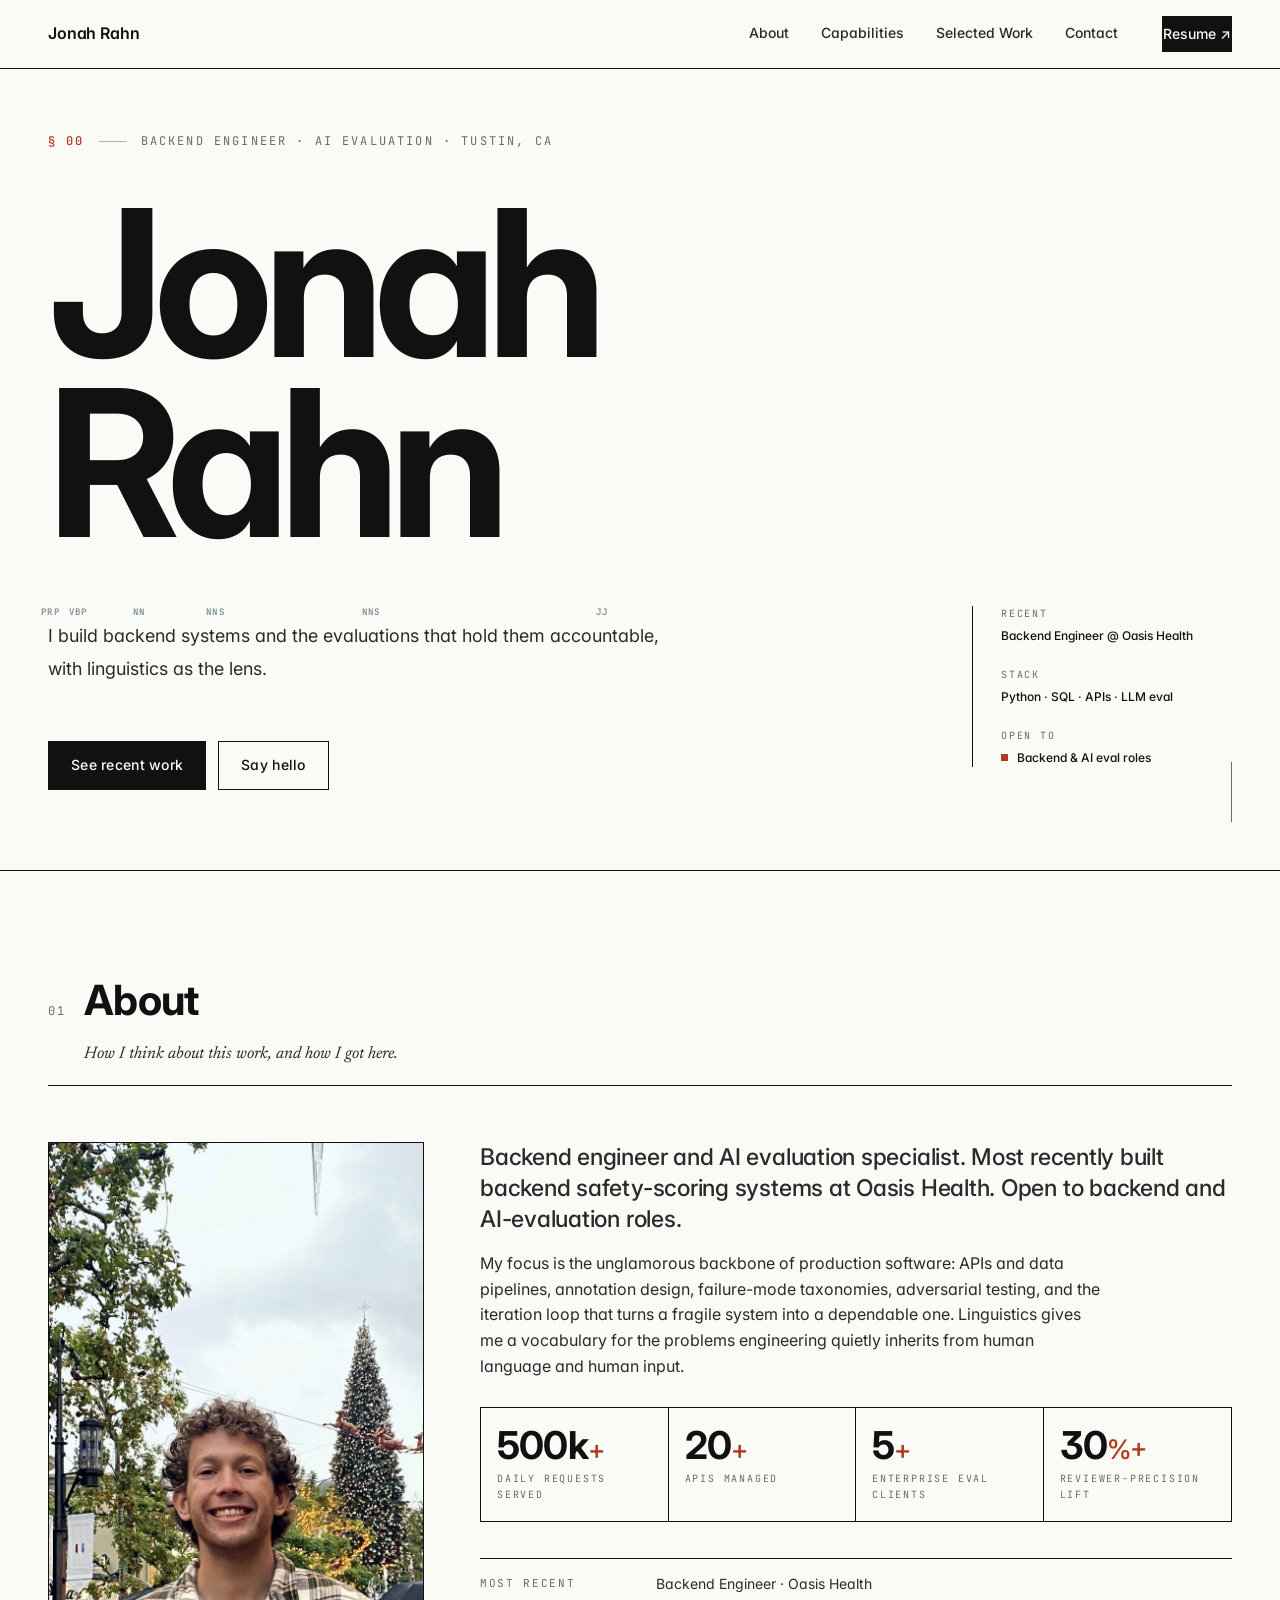
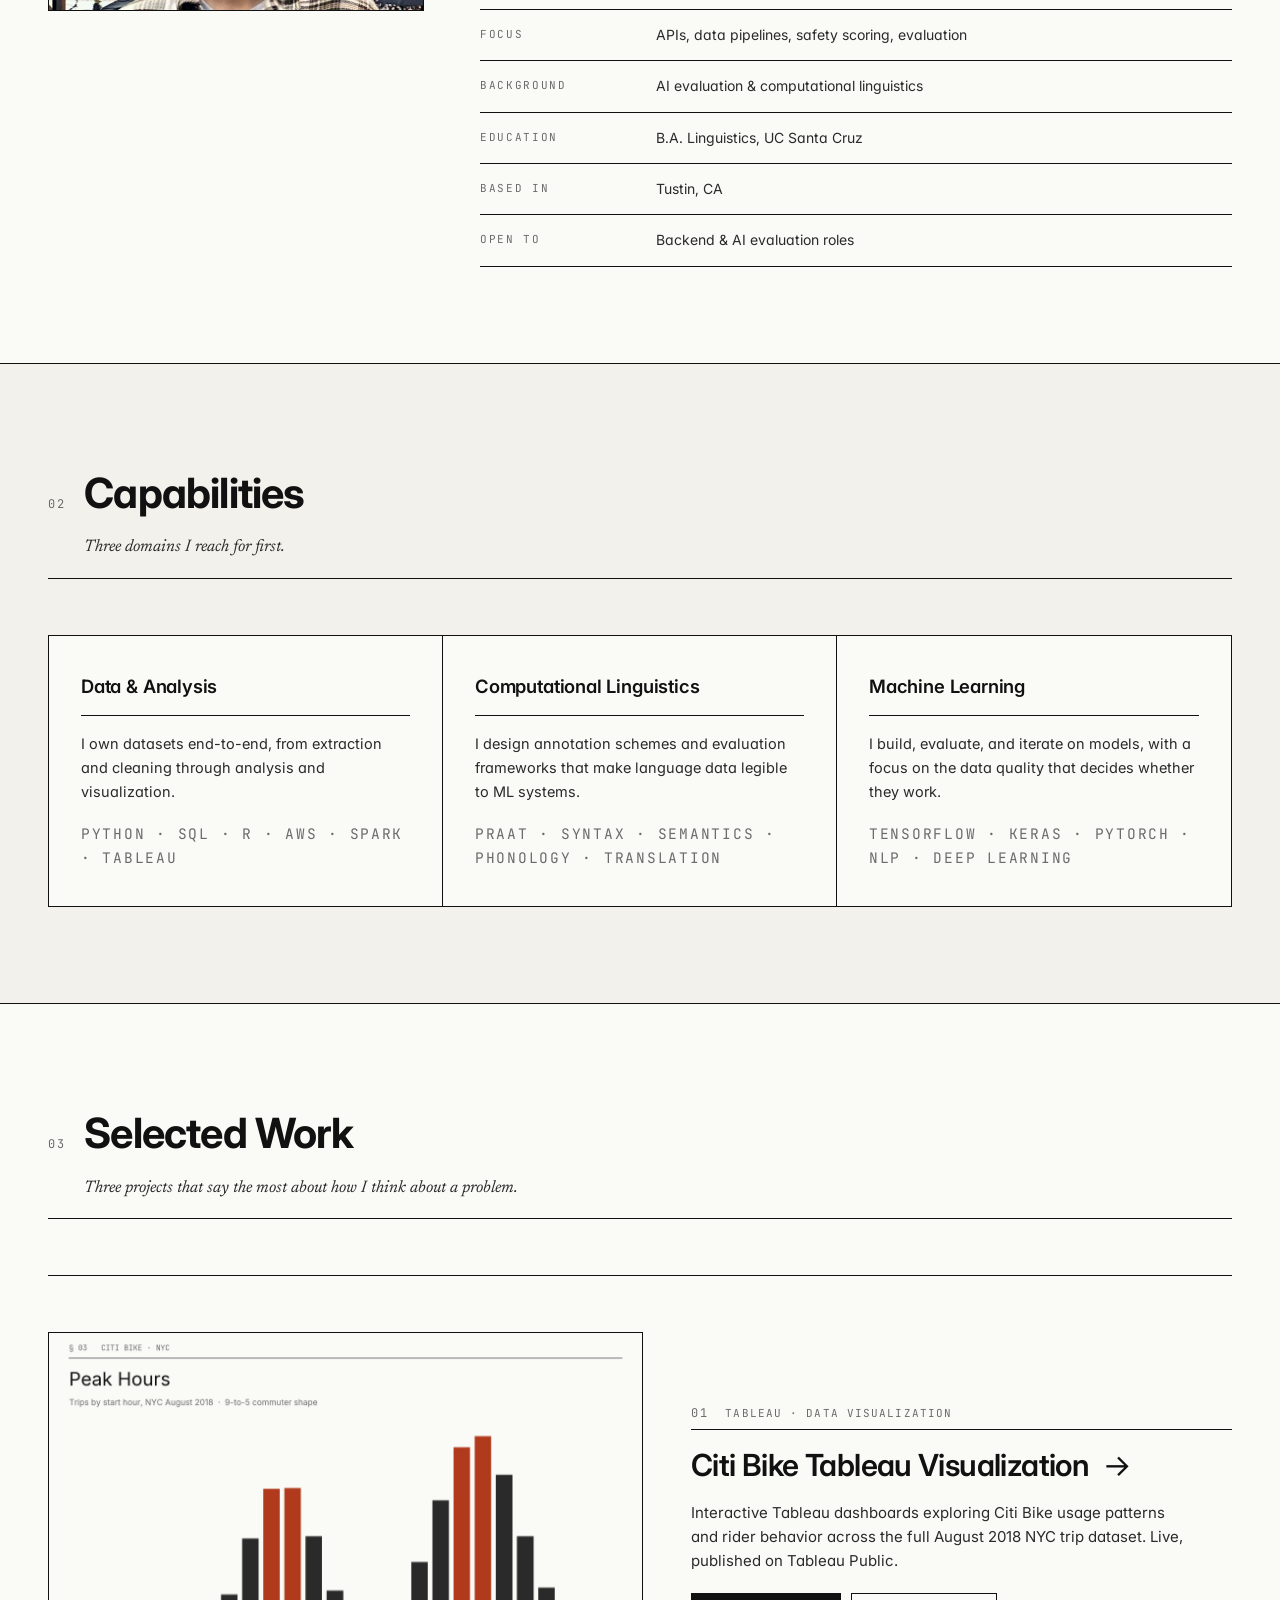
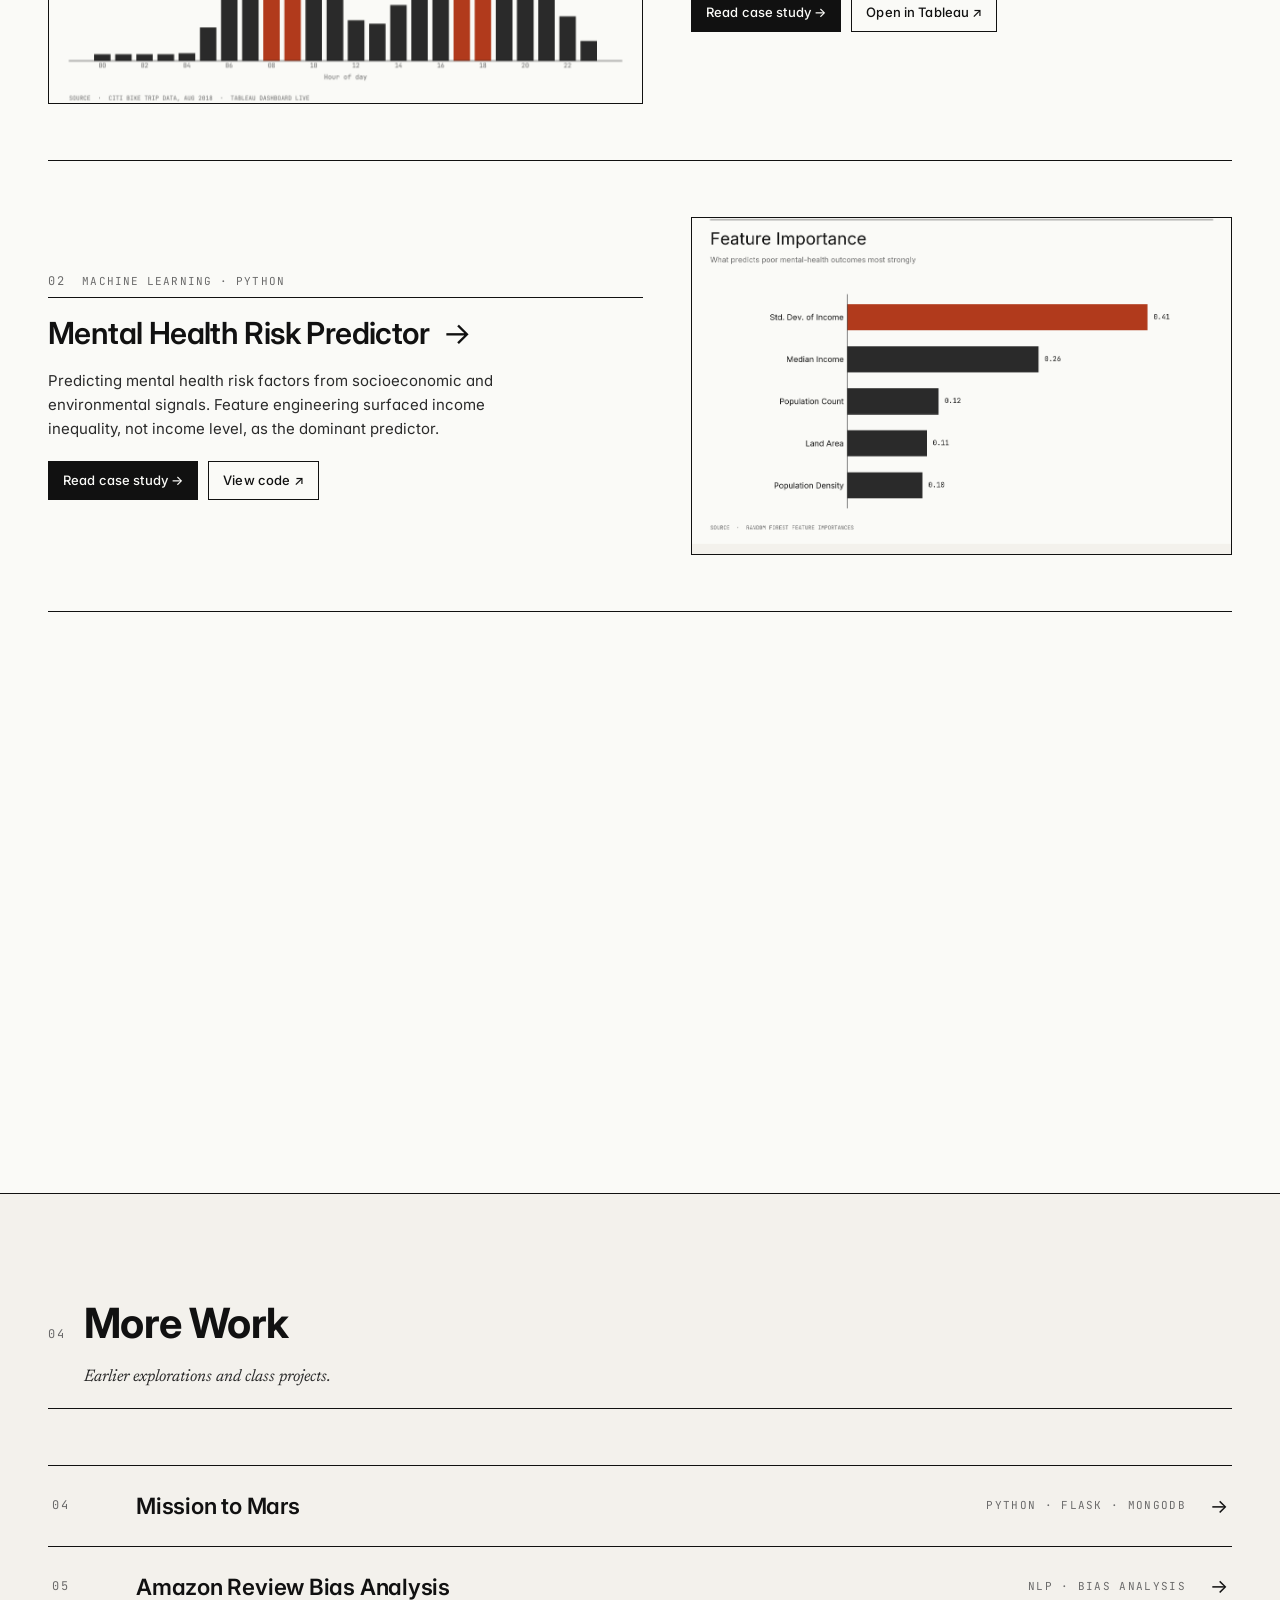
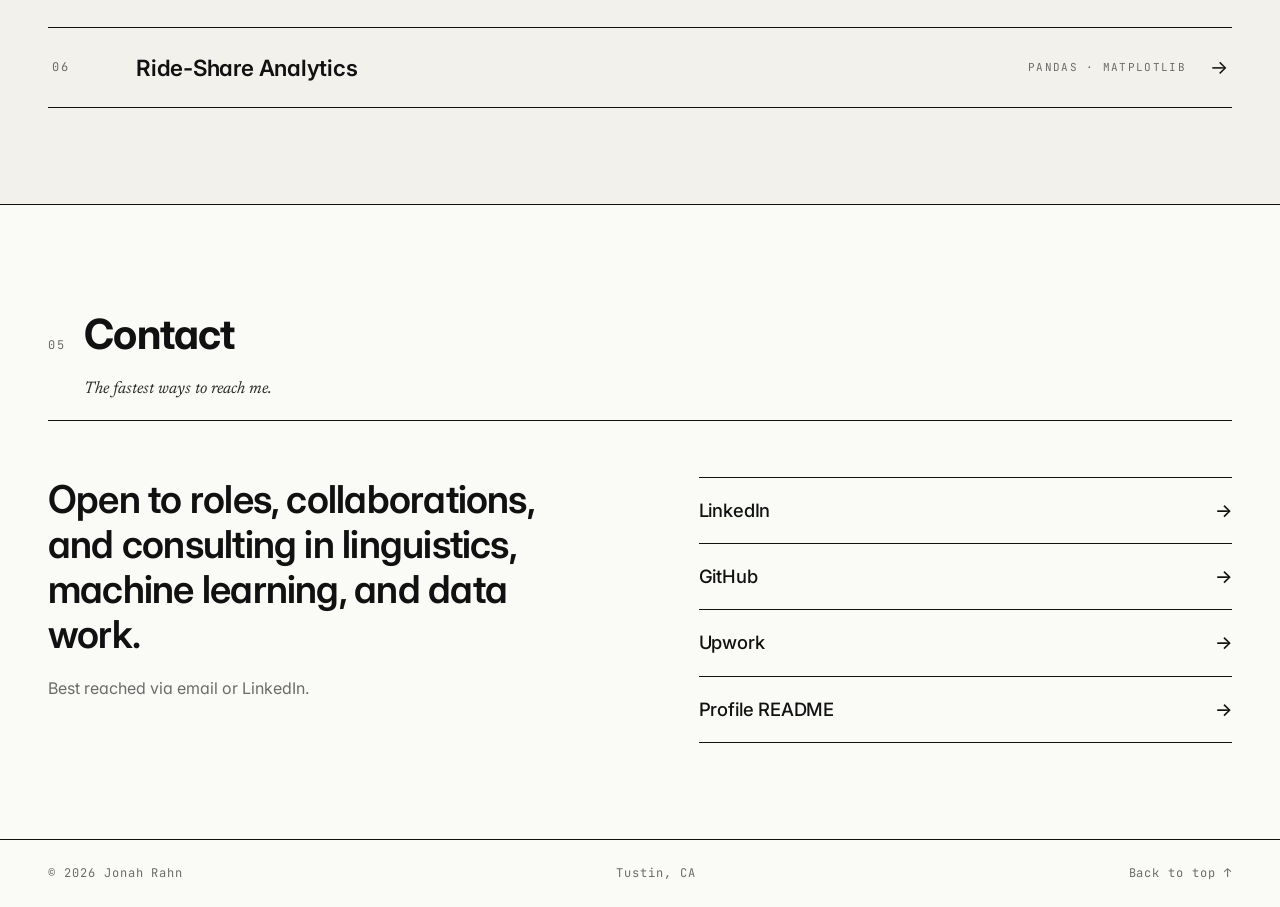
<file: index.html>
<!DOCTYPE html>
<html lang="en">
<head>
  <title>Jonah Rahn · Backend engineer & AI evaluation</title>
  <meta charset="utf-8">
  <meta name="viewport" content="width=device-width, initial-scale=1">
  <meta name="description" content="Jonah Rahn, backend engineer and AI evaluation specialist. Most recently built safety-scoring systems at Oasis Health; open to backend and AI evaluation roles.">

  <link rel="icon" type="image/svg+xml" href="favicon.svg">
  <link rel="icon" type="image/png" sizes="32x32" href="favicon.svg">
  <link rel="apple-touch-icon" href="favicon.svg">

  <meta property="og:type" content="website">
  <meta property="og:title" content="Jonah Rahn · Backend engineer & AI evaluation">
  <meta property="og:description" content="Backend engineer and AI evaluation specialist. Most recently at Oasis Health; open to next role.">
  <meta property="og:image" content="https://jonahrahn.github.io/images/og-card.png">
  <meta property="og:image:width" content="1200">
  <meta property="og:image:height" content="630">
  <meta property="og:url" content="https://jonahrahn.github.io/">
  <meta property="og:site_name" content="Jonah Rahn">

  <meta name="twitter:card" content="summary_large_image">
  <meta name="twitter:title" content="Jonah Rahn · Backend engineer & AI evaluation">
  <meta name="twitter:description" content="Backend engineer and AI evaluation specialist. Most recently at Oasis Health; open to next role.">
  <meta name="twitter:image" content="https://jonahrahn.github.io/images/og-card.png">

  <meta name="theme-color" content="#fafaf7">

  <link rel="preconnect" href="https://fonts.googleapis.com">
  <link rel="preconnect" href="https://fonts.gstatic.com" crossorigin>
  <link href="https://fonts.googleapis.com/css2?family=Inter:wght@400;500;600;700&family=JetBrains+Mono:wght@400;500&family=Newsreader:ital,opsz,wght@0,6..72,400;0,6..72,500;1,6..72,400&display=swap" rel="stylesheet">
  <link rel="stylesheet" href="style.css">
</head>
<body>
  <div class="scroll-progress" aria-hidden="true"></div>

  <header class="nav" id="top">
    <a class="nav__brand" href="#top">Jonah Rahn</a>
    <nav class="nav__links">
      <a href="#about">About</a>
      <a href="#capabilities">Capabilities</a>
      <a href="#work">Selected Work</a>
      <a href="#contact">Contact</a>
      <a class="nav__resume" href="resume.pdf" target="_blank" rel="noopener">Resume ↗</a>
    </nav>
    <button class="nav__toggle" aria-label="Menu" aria-expanded="false">Menu</button>
  </header>

  <section class="hero" id="home">
    <div class="hero__grid">
      <p class="eyebrow hero__eyebrow" data-reveal>
        <span class="eyebrow__index">§ 00</span>
        <span class="eyebrow__sep"></span>
        <span>Backend engineer · AI evaluation · Tustin, CA</span>
      </p>

      <h1 class="hero__title" data-reveal data-reveal-delay="60">
        <span class="hero__title-line">Jonah</span>
        <span class="hero__title-line hero__title-line--bleed">Rahn</span>
      </h1>

      <p class="hero__lede hero__lede--parsed" data-reveal data-reveal-delay="160">
        <span class="tok"><span class="tok__tag">PRP</span>I</span>
        <span class="tok"><span class="tok__tag">VBP</span>build</span>
        <span class="tok"><span class="tok__tag">NN</span>backend</span>
        <span class="tok"><span class="tok__tag">NNS</span>systems</span>
        and the
        <span class="tok"><span class="tok__tag">NNS</span>evaluations</span>
        that hold them
        <span class="tok"><span class="tok__tag">JJ</span>accountable</span>,
        with linguistics as the lens.
      </p>

      <div class="hero__actions" data-reveal data-reveal-delay="260">
        <a href="#work" class="btn">See recent work</a>
        <a href="#contact" class="btn btn--ghost">Say hello</a>
      </div>

      <aside class="hero__sidebar" data-reveal data-reveal-delay="320" aria-hidden="true">
        <div class="hero__sidebar-row">
          <span class="hero__sidebar-label">Recent</span>
          <span class="hero__sidebar-value">Backend Engineer @ Oasis Health</span>
        </div>
        <div class="hero__sidebar-row">
          <span class="hero__sidebar-label">Stack</span>
          <span class="hero__sidebar-value">Python · SQL · APIs · LLM eval</span>
        </div>
        <div class="hero__sidebar-row">
          <span class="hero__sidebar-label">Open to</span>
          <span class="hero__sidebar-value"><span class="status-dot"></span> Backend &amp; AI eval roles</span>
        </div>
      </aside>
    </div>
    <div class="hero__scroll-cue" aria-hidden="true">
      <span class="hero__scroll-cue-line"></span>
    </div>
  </section>


  <section class="section" id="about">
    <header class="section__head" data-reveal>
      <span class="section__num">01</span>
      <h2 class="section__title">About</h2>
      <p class="section__lede">How I think about this work, and how I got here.</p>
    </header>
    <div class="about">
      <figure class="about__figure" data-reveal>
        <img src="images/about-portrait.jpeg" alt="Portrait of Jonah Rahn">
      </figure>
      <div class="about__body" data-reveal data-reveal-delay="120">
        <p class="about__lead">
          Backend engineer and AI evaluation specialist. Most recently built backend safety-scoring systems at Oasis Health. Open to backend and AI-evaluation roles.
        </p>
        <p>
          My focus is the unglamorous backbone of production software: APIs and data pipelines, annotation design, failure-mode taxonomies, adversarial testing, and the iteration loop that turns a fragile system into a dependable one. Linguistics gives me a vocabulary for the problems engineering quietly inherits from human language and human input.
        </p>

        <ul class="proof-points" aria-label="By the numbers">
          <li>
            <span class="proof-points__num">500k<span class="proof-points__plus">+</span></span>
            <span class="proof-points__label">daily requests served</span>
          </li>
          <li>
            <span class="proof-points__num">20<span class="proof-points__plus">+</span></span>
            <span class="proof-points__label">APIs managed</span>
          </li>
          <li>
            <span class="proof-points__num">5<span class="proof-points__plus">+</span></span>
            <span class="proof-points__label">enterprise eval clients</span>
          </li>
          <li>
            <span class="proof-points__num">30<span class="proof-points__plus">%+</span></span>
            <span class="proof-points__label">reviewer-precision lift</span>
          </li>
        </ul>

        <dl class="about__data">
          <div><dt>Most recent</dt><dd>Backend Engineer · Oasis Health</dd></div>
          <div><dt>Focus</dt><dd>APIs, data pipelines, safety scoring, evaluation</dd></div>
          <div><dt>Background</dt><dd>AI evaluation &amp; computational linguistics</dd></div>
          <div><dt>Education</dt><dd>B.A. Linguistics, UC Santa Cruz</dd></div>
          <div><dt>Based in</dt><dd>Tustin, CA</dd></div>
          <div><dt>Open to</dt><dd>Backend &amp; AI evaluation roles</dd></div>
        </dl>
      </div>
    </div>
  </section>

  <section class="section section--alt" id="capabilities">
    <header class="section__head" data-reveal>
      <span class="section__num">02</span>
      <h2 class="section__title">Capabilities</h2>
      <p class="section__lede">Three domains I reach for first.</p>
    </header>
    <div class="capabilities">
      <article class="capability" data-reveal data-reveal-delay="60">
        <h3>Data &amp; Analysis</h3>
        <p>I own datasets end-to-end, from extraction and cleaning through analysis and visualization.</p>
        <p class="capability__tools">Python · SQL · R · AWS · Spark · Tableau</p>
      </article>
      <article class="capability" data-reveal data-reveal-delay="160">
        <h3>Computational Linguistics</h3>
        <p>I design annotation schemes and evaluation frameworks that make language data legible to ML systems.</p>
        <p class="capability__tools">Praat · Syntax · Semantics · Phonology · Translation</p>
      </article>
      <article class="capability" data-reveal data-reveal-delay="260">
        <h3>Machine Learning</h3>
        <p>I build, evaluate, and iterate on models, with a focus on the data quality that decides whether they work.</p>
        <p class="capability__tools">TensorFlow · Keras · PyTorch · NLP · Deep Learning</p>
      </article>
    </div>
  </section>

  <section class="section" id="work">
    <header class="section__head" data-reveal>
      <span class="section__num">03</span>
      <h2 class="section__title">Selected Work</h2>
      <p class="section__lede">Three projects that say the most about how I think about a problem.</p>
    </header>
    <ul class="work-list">
      <li class="work-item" data-reveal>
        <a class="work-item__preview work-item__preview--tableau" href="https://public.tableau.com/app/profile/jonah.rahn/viz/NYCBIke/NYCCitiBike" target="_blank" rel="noopener" aria-label="Open Citi Bike dashboard on Tableau Public">
          <img src="images/projects/03-citi-bike.png" alt="Citi Bike dashboard preview" loading="lazy">
          <span class="work-item__preview-overlay">Open dashboard ↗</span>
        </a>
        <div class="work-item__content">
          <div class="work-item__meta">
            <span class="work-item__num">01</span>
            <span class="work-item__tag">Tableau · Data Visualization</span>
          </div>
          <h3 class="work-item__title">
            <a href="work/citi-bike.html">
              Citi Bike Tableau Visualization <span class="work-item__arrow" aria-hidden="true">→</span>
            </a>
          </h3>
          <p class="work-item__desc">Interactive Tableau dashboards exploring Citi Bike usage patterns and rider behavior across the full August 2018 NYC trip dataset. Live, published on Tableau Public.</p>
          <div class="work-item__actions">
            <a class="work-item__action work-item__action--live" href="work/citi-bike.html">Read case study →</a>
            <a class="work-item__action work-item__action--code" href="https://public.tableau.com/app/profile/jonah.rahn/viz/NYCBIke/NYCCitiBike" target="_blank" rel="noopener">Open in Tableau ↗</a>
          </div>
        </div>
      </li>
      <li class="work-item work-item--reverse" data-reveal>
        <figure class="work-item__preview">
          <img src="images/projects/01-mental-health.png" alt="Feature importance chart from the mental health risk model" loading="lazy">
        </figure>
        <div class="work-item__content">
          <div class="work-item__meta">
            <span class="work-item__num">02</span>
            <span class="work-item__tag">Machine Learning · Python</span>
          </div>
          <h3 class="work-item__title">
            <a href="work/mental-health.html">
              Mental Health Risk Predictor <span class="work-item__arrow" aria-hidden="true">→</span>
            </a>
          </h3>
          <p class="work-item__desc">Predicting mental health risk factors from socioeconomic and environmental signals. Feature engineering surfaced income inequality, not income level, as the dominant predictor.</p>
          <div class="work-item__actions">
            <a class="work-item__action work-item__action--live" href="work/mental-health.html">Read case study →</a>
            <a class="work-item__action work-item__action--code" href="https://github.com/Jonahrahn/Mental_Health_Predictor" target="_blank" rel="noopener">View code ↗</a>
          </div>
        </div>
      </li>
      <li class="work-item" data-reveal>
        <figure class="work-item__preview">
          <img src="images/projects/02-charity-nn.png" alt="Optimized neural network accuracy reaching 79%, exceeding the 75% target threshold" loading="lazy">
        </figure>
        <div class="work-item__content">
          <div class="work-item__meta">
            <span class="work-item__num">03</span>
            <span class="work-item__tag">TensorFlow · Keras</span>
          </div>
          <h3 class="work-item__title">
            <a href="work/charity-nn.html">
              Neural Network Charity Analysis <span class="work-item__arrow" aria-hidden="true">→</span>
            </a>
          </h3>
          <p class="work-item__desc">Deep learning classifier predicting charity-campaign success. Architecture iteration plus targeted feature engineering pushed the optimized run past the 75% accuracy target to 79%.</p>
          <div class="work-item__actions">
            <a class="work-item__action work-item__action--live" href="work/charity-nn.html">Read case study →</a>
            <a class="work-item__action work-item__action--code" href="https://github.com/Jonahrahn/Neural_Network_Charity_Analysis" target="_blank" rel="noopener">View code ↗</a>
          </div>
        </div>
      </li>
    </ul>
  </section>

  <section class="section section--alt" id="earlier">
    <header class="section__head" data-reveal>
      <span class="section__num">04</span>
      <h2 class="section__title">More Work</h2>
      <p class="section__lede">Earlier explorations and class projects.</p>
    </header>
    <ul class="earlier-list" data-reveal data-reveal-delay="100">
      <li class="earlier-item">
        <a class="earlier-item__link" href="work/mission-to-mars.html">
          <span class="earlier-item__num">04</span>
          <span class="earlier-item__title">Mission to Mars</span>
          <span class="earlier-item__tag">Python · Flask · MongoDB</span>
          <span class="earlier-item__arrow" aria-hidden="true">→</span>
        </a>
      </li>
      <li class="earlier-item">
        <a class="earlier-item__link" href="work/amazon-vine.html">
          <span class="earlier-item__num">05</span>
          <span class="earlier-item__title">Amazon Review Bias Analysis</span>
          <span class="earlier-item__tag">NLP · Bias Analysis</span>
          <span class="earlier-item__arrow" aria-hidden="true">→</span>
        </a>
      </li>
      <li class="earlier-item">
        <a class="earlier-item__link" href="work/pyber.html">
          <span class="earlier-item__num">06</span>
          <span class="earlier-item__title">Ride-Share Analytics</span>
          <span class="earlier-item__tag">Pandas · Matplotlib</span>
          <span class="earlier-item__arrow" aria-hidden="true">→</span>
        </a>
      </li>
    </ul>
  </section>

  <section class="section section--contact" id="contact">
    <header class="section__head" data-reveal>
      <span class="section__num">05</span>
      <h2 class="section__title">Contact</h2>
      <p class="section__lede">The fastest ways to reach me.</p>
    </header>
    <div class="contact">
      <div class="contact__intro" data-reveal>
        <p class="contact__lede">
          Open to roles, collaborations, and consulting in linguistics, machine
          learning, and data work.
        </p>
        <p class="contact__note">Best reached via email or LinkedIn.</p>
      </div>
      <ul class="contact__list" data-reveal data-reveal-delay="120">
        <li><a href="https://www.linkedin.com/in/jonah-rahn/" target="_blank" rel="noopener"><span>LinkedIn</span><span class="contact__arrow">→</span></a></li>
        <li><a href="https://github.com/Jonahrahn" target="_blank" rel="noopener"><span>GitHub</span><span class="contact__arrow">→</span></a></li>
        <li><a href="https://www.upwork.com/freelancers/~0182af44d0369b6f1e/" target="_blank" rel="noopener"><span>Upwork</span><span class="contact__arrow">→</span></a></li>
        <li><a href="https://github.com/Jonahrahn/Jonahrahn" target="_blank" rel="noopener"><span>Profile README</span><span class="contact__arrow">→</span></a></li>
      </ul>
    </div>
  </section>

  <footer class="footer">
    <div class="footer__row">
      <span>© <span id="year">2026</span> Jonah Rahn</span>
      <span>Tustin, CA</span>
      <a href="#top">Back to top ↑</a>
    </div>
  </footer>

  <script src="script.js" defer></script>
</body>
</html>
</file>
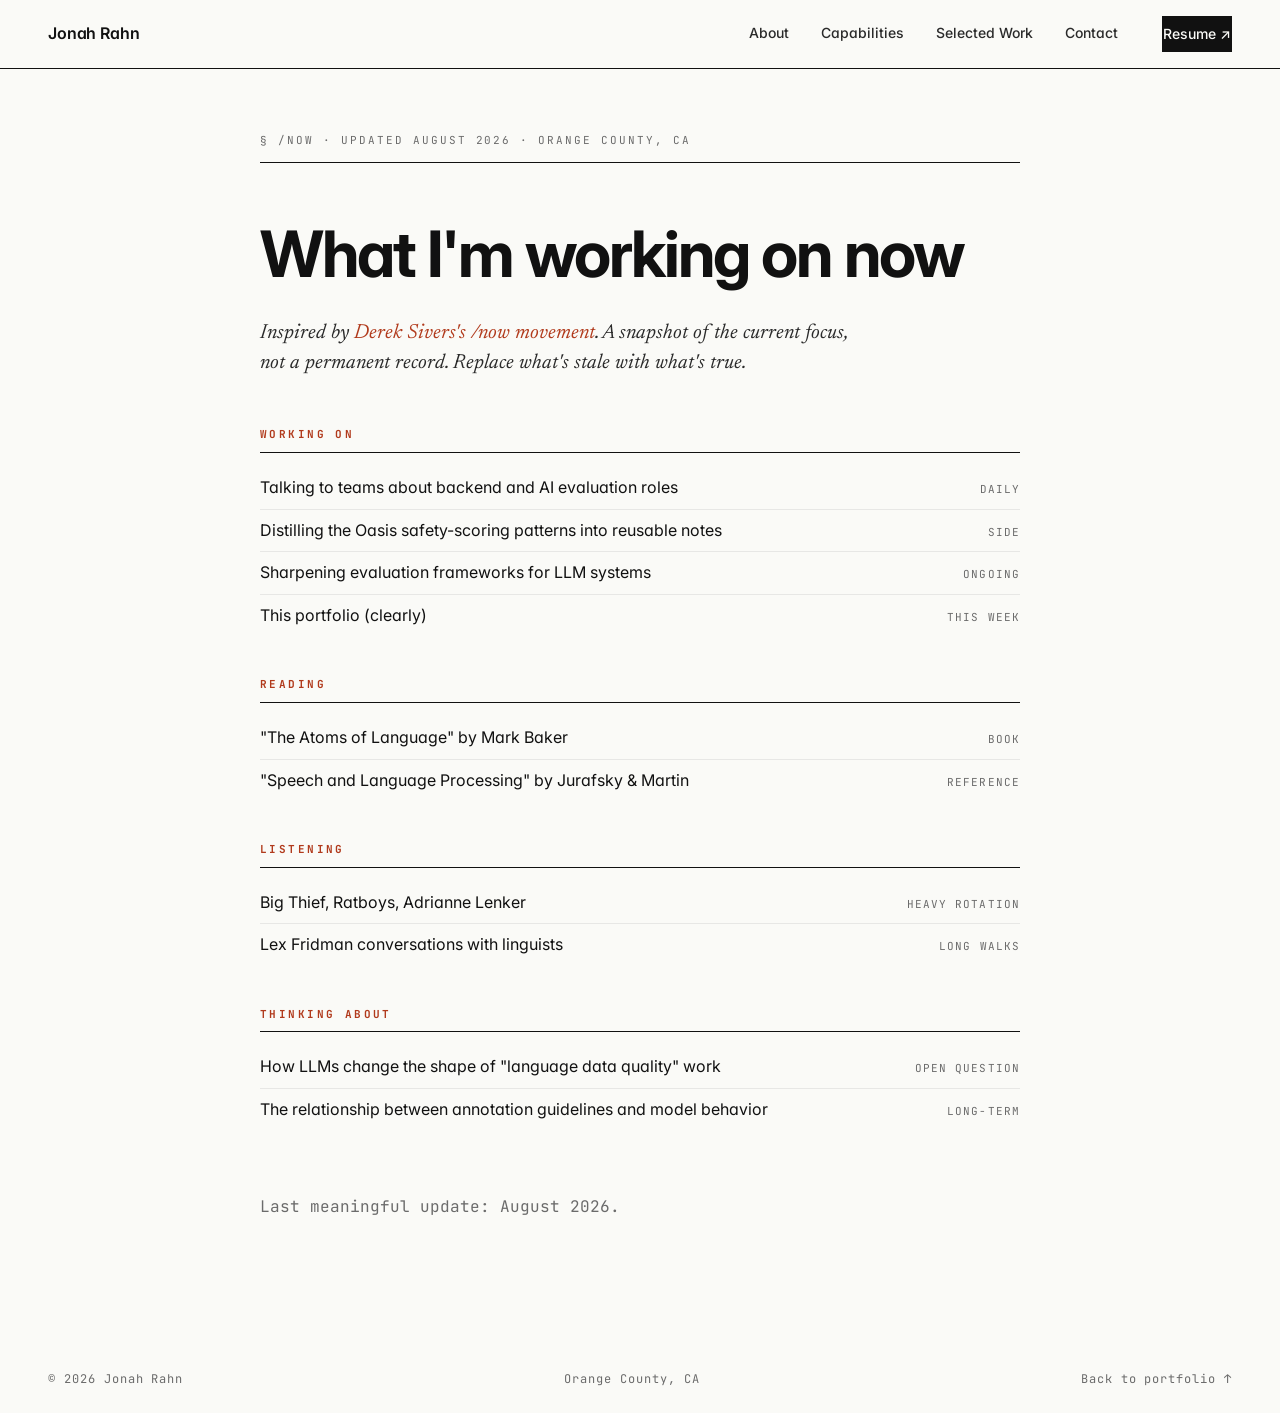
<file: now.html>
<!DOCTYPE html>
<html lang="en">
<head>
  <title>Now · Jonah Rahn</title>
  <meta charset="utf-8">
  <meta name="viewport" content="width=device-width, initial-scale=1">
  <meta name="description" content="What Jonah Rahn is working on, reading, and thinking about right now.">
  <link rel="icon" type="image/svg+xml" href="favicon.svg">
  <meta property="og:title" content="Now · Jonah Rahn">
  <meta property="og:description" content="What Jonah Rahn is working on, reading, and thinking about right now.">
  <meta property="og:image" content="https://jonahrahn.github.io/images/og-card.png">
  <meta name="twitter:card" content="summary_large_image">
  <link rel="preconnect" href="https://fonts.googleapis.com">
  <link rel="preconnect" href="https://fonts.gstatic.com" crossorigin>
  <link href="https://fonts.googleapis.com/css2?family=Inter:wght@400;500;600;700&family=JetBrains+Mono:wght@400;500&family=Newsreader:ital,opsz,wght@0,6..72,400;0,6..72,500;1,6..72,400&display=swap" rel="stylesheet">
  <link rel="stylesheet" href="style.css">
</head>
<body>

  <header class="nav" id="top">
    <a class="nav__brand" href="/">Jonah Rahn</a>
    <nav class="nav__links">
      <a href="/#about">About</a>
      <a href="/#capabilities">Capabilities</a>
      <a href="/#work">Selected Work</a>
      <a href="/#contact">Contact</a>
      <a class="nav__resume" href="resume.pdf" target="_blank" rel="noopener">Resume ↗</a>
    </nav>
    <button class="nav__toggle" aria-label="Menu" aria-expanded="false">Menu</button>
  </header>

  <main class="now-page">
    <div class="now-page__inner">
      <p class="now-page__meta">§ /now  ·  Updated August 2026  ·  Orange County, CA</p>
      <h1>What I'm working on now</h1>
      <p class="now-page__intro">
        Inspired by <a href="https://nownownow.com/about" target="_blank" rel="noopener" style="color:var(--accent);">Derek Sivers's /now movement</a>. A snapshot of the current focus, not a permanent record. Replace what's stale with what's true.
      </p>

      <section class="now-block">
        <h2>Working on</h2>
        <ul>
          <li><span>Talking to teams about backend and AI evaluation roles</span><span>Daily</span></li>
          <li><span>Distilling the Oasis safety-scoring patterns into reusable notes</span><span>Side</span></li>
          <li><span>Sharpening evaluation frameworks for LLM systems</span><span>Ongoing</span></li>
          <li><span>This portfolio (clearly)</span><span>This week</span></li>
        </ul>
      </section>

      <section class="now-block">
        <h2>Reading</h2>
        <ul>
          <li><span>"The Atoms of Language" by Mark Baker</span><span>Book</span></li>
          <li><span>"Speech and Language Processing" by Jurafsky &amp; Martin</span><span>Reference</span></li>
        </ul>
      </section>

      <section class="now-block">
        <h2>Listening</h2>
        <ul>
          <li><span>Big Thief, Ratboys, Adrianne Lenker</span><span>Heavy rotation</span></li>
          <li><span>Lex Fridman conversations with linguists</span><span>Long walks</span></li>
        </ul>
      </section>

      <section class="now-block">
        <h2>Thinking about</h2>
        <ul>
          <li><span>How LLMs change the shape of "language data quality" work</span><span>Open question</span></li>
          <li><span>The relationship between annotation guidelines and model behavior</span><span>Long-term</span></li>
        </ul>
      </section>

      <p class="now-page__intro" style="margin-top: 64px; font-size: 1rem; font-style: normal; font-family: var(--mono); color: var(--muted);">
        Last meaningful update: August 2026.
      </p>
    </div>
  </main>

  <footer class="footer">
    <div class="footer__row">
      <span>© <span id="year">2026</span> Jonah Rahn</span>
      <span>Orange County, CA</span>
      <a href="/">Back to portfolio ↑</a>
    </div>
  </footer>

  <script src="script.js"></script>
</body>
</html>
</file>
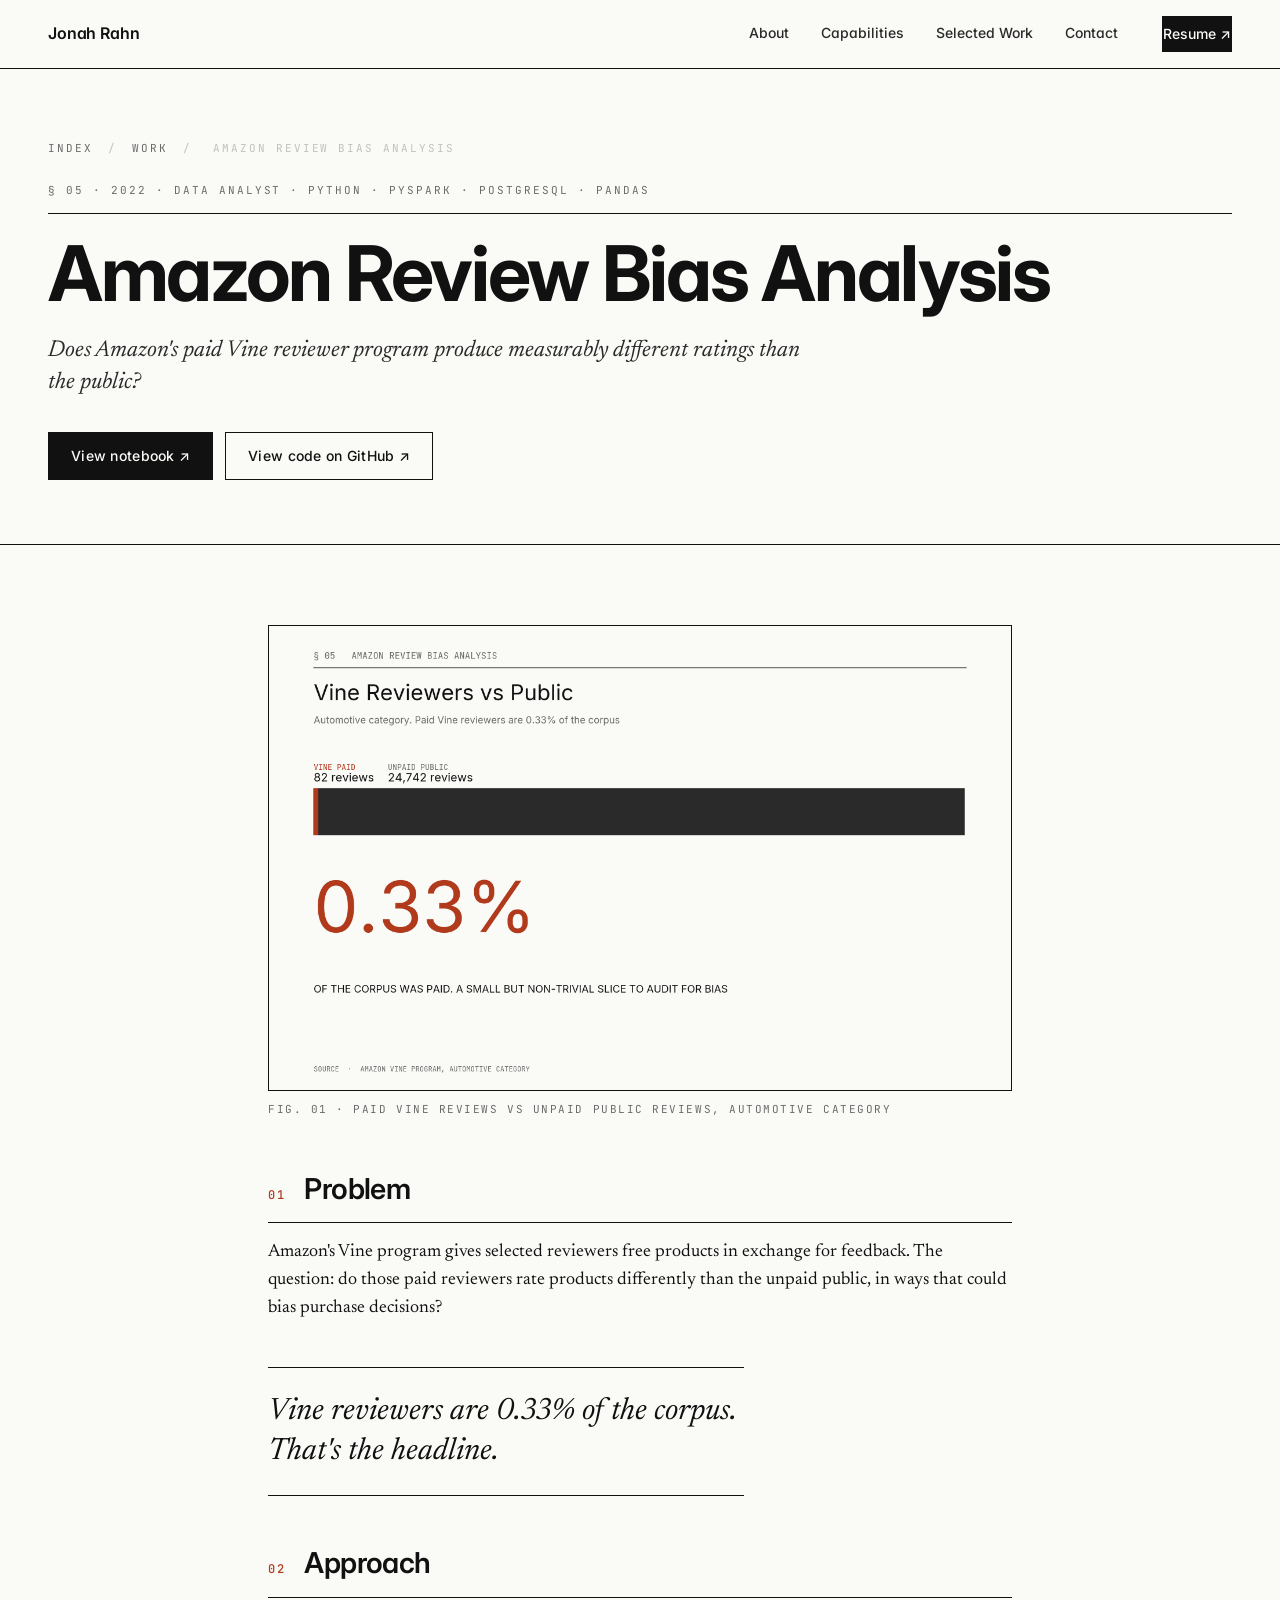
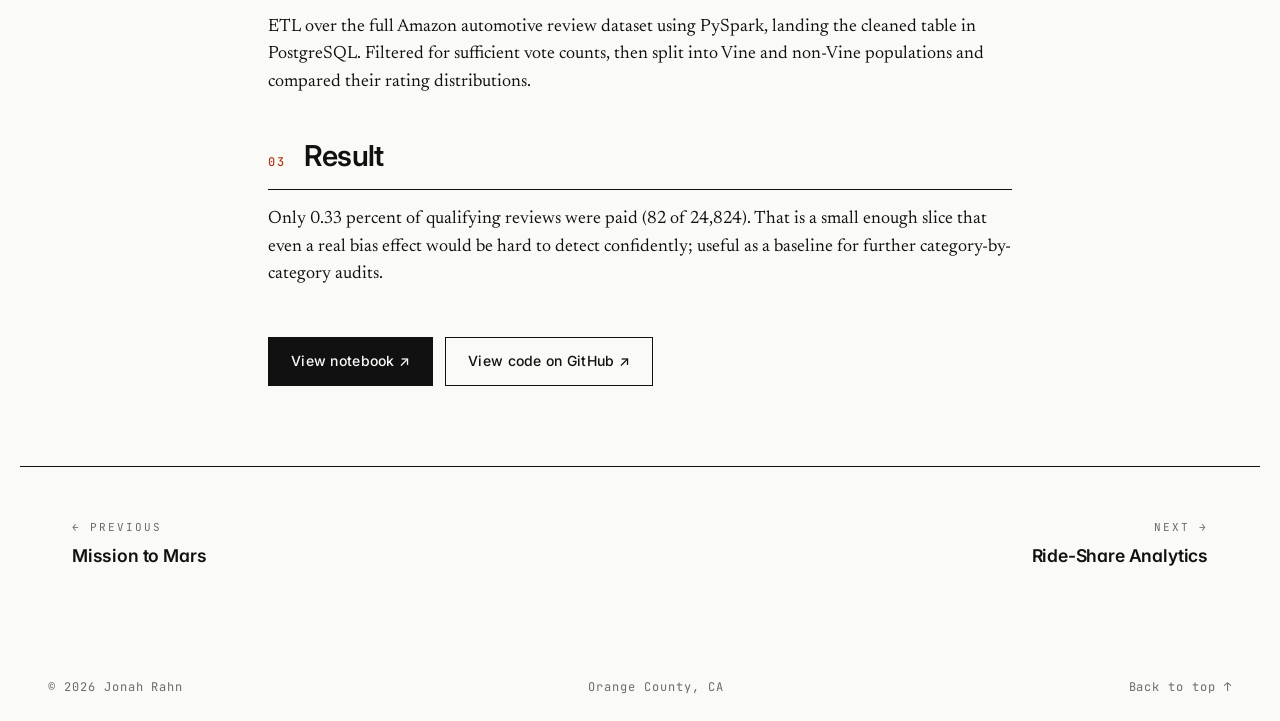
<file: work/amazon-vine.html>
<!DOCTYPE html>
<html lang="en">
<head>
  <title>Amazon Review Bias Analysis · Jonah Rahn</title>
  <meta charset="utf-8">
  <meta name="viewport" content="width=device-width, initial-scale=1">
  <meta name="description" content="Does Amazon's paid Vine reviewer program produce measurably different ratings than the public?">
  <link rel="icon" type="image/svg+xml" href="../favicon.svg">
  <meta property="og:title" content="Amazon Review Bias Analysis · Jonah Rahn">
  <meta property="og:description" content="Does Amazon's paid Vine reviewer program produce measurably different ratings than the public?">
  <meta property="og:image" content="https://jonahrahn.github.io/images/og/amazon-vine.png">
  <meta property="og:image:width" content="1200">
  <meta property="og:image:height" content="630">
  <meta name="twitter:card" content="summary_large_image">
  <meta name="twitter:image" content="https://jonahrahn.github.io/images/og/amazon-vine.png">
  <link rel="preconnect" href="https://fonts.googleapis.com">
  <link rel="preconnect" href="https://fonts.gstatic.com" crossorigin>
  <link href="https://fonts.googleapis.com/css2?family=Inter:wght@400;500;600;700&family=JetBrains+Mono:wght@400;500&family=Newsreader:ital,opsz,wght@0,6..72,400;0,6..72,500;1,6..72,400&display=swap" rel="stylesheet">
  <link rel="stylesheet" href="../style.css">
</head>
<body class="case-body">

  <header class="nav" id="top">
    <a class="nav__brand" href="../">Jonah Rahn</a>
    <nav class="nav__links">
      <a href="../#about">About</a>
      <a href="../#capabilities">Capabilities</a>
      <a href="../#work">Selected Work</a>
      <a href="../#contact">Contact</a>
      <a class="nav__resume" href="../resume.pdf" target="_blank" rel="noopener">Resume ↗</a>
    </nav>
    <button class="nav__toggle" aria-label="Menu" aria-expanded="false">Menu</button>
  </header>

  <section class="case-hero">
    <div class="case-hero__inner">
      <p class="case-hero__crumb">
        <a href="../">Index</a>  <span>/</span>  <a href="../#work">Work</a>  <span>/</span>  <span>Amazon Review Bias Analysis</span>
      </p>
      <p class="case-meta__strip">§ 05  ·  2022  ·  Data analyst  ·  Python · PySpark · PostgreSQL · Pandas</p>
      <h1 class="case-hero__title">Amazon Review Bias Analysis</h1>
      <p class="case-hero__tagline">Does Amazon's paid Vine reviewer program produce measurably different ratings than the public?</p>
      <div class="case-hero__cta">
        <a class="btn" href="https://nbviewer.org/github/Jonahrahn/Amazon_Vine_Analysis/blob/main/Vine_Reviews_ETL.ipynb" target="_blank" rel="noopener">View notebook ↗</a>
        <a class="btn btn--ghost" href="https://github.com/Jonahrahn/Amazon_Vine_Analysis" target="_blank" rel="noopener">View code on GitHub ↗</a>
      </div>
    </div>
  </section>

  <section class="case-body-wrap">
    <figure class="case__figure">
      <img src="../images/projects/05-amazon-vine.png" alt="Proportion bar: 82 paid Vine reviews vs 24,742 unpaid public reviews in the automotive category">
      <figcaption>Fig. 01  ·  Paid Vine reviews vs unpaid public reviews, automotive category</figcaption>
    </figure>

    <article class="case__article">
      <section class="case__section">
        <h2><span class="case__section-num">01</span> Problem</h2>
        <p>Amazon's Vine program gives selected reviewers free products in exchange for feedback. The question: do those paid reviewers rate products differently than the unpaid public, in ways that could bias purchase decisions?</p>
      </section>

      <aside class="case__pull">
        <em>Vine reviewers are 0.33% of the corpus. That's the headline.</em>
      </aside>

      <section class="case__section">
        <h2><span class="case__section-num">02</span> Approach</h2>
        <p>ETL over the full Amazon automotive review dataset using PySpark, landing the cleaned table in PostgreSQL. Filtered for sufficient vote counts, then split into Vine and non-Vine populations and compared their rating distributions.</p>
      </section>

      <section class="case__section">
        <h2><span class="case__section-num">03</span> Result</h2>
        <p>Only 0.33 percent of qualifying reviews were paid (82 of 24,824). That is a small enough slice that even a real bias effect would be hard to detect confidently; useful as a baseline for further category-by-category audits.</p>
      </section>

      <section class="case__cta">
        <a class="btn" href="https://nbviewer.org/github/Jonahrahn/Amazon_Vine_Analysis/blob/main/Vine_Reviews_ETL.ipynb" target="_blank" rel="noopener">View notebook ↗</a>
        <a class="btn btn--ghost" href="https://github.com/Jonahrahn/Amazon_Vine_Analysis" target="_blank" rel="noopener">View code on GitHub ↗</a>
      </section>
    </article>
  </section>

  <nav class="case-nav">
    <a class="case-nav__prev" href="mission-to-mars.html">
      <span class="case-nav__label">← Previous</span>
      <span class="case-nav__title">Mission to Mars</span>
    </a>
    <a class="case-nav__next" href="pyber.html">
      <span class="case-nav__label">Next →</span>
      <span class="case-nav__title">Ride-Share Analytics</span>
    </a>
  </nav>

  <footer class="footer">
    <div class="footer__row">
      <span>© <span id="year">2026</span> Jonah Rahn</span>
      <span>Orange County, CA</span>
      <a href="../#top">Back to top ↑</a>
    </div>
  </footer>

  <script src="../script.js"></script>
</body>
</html>
</file>
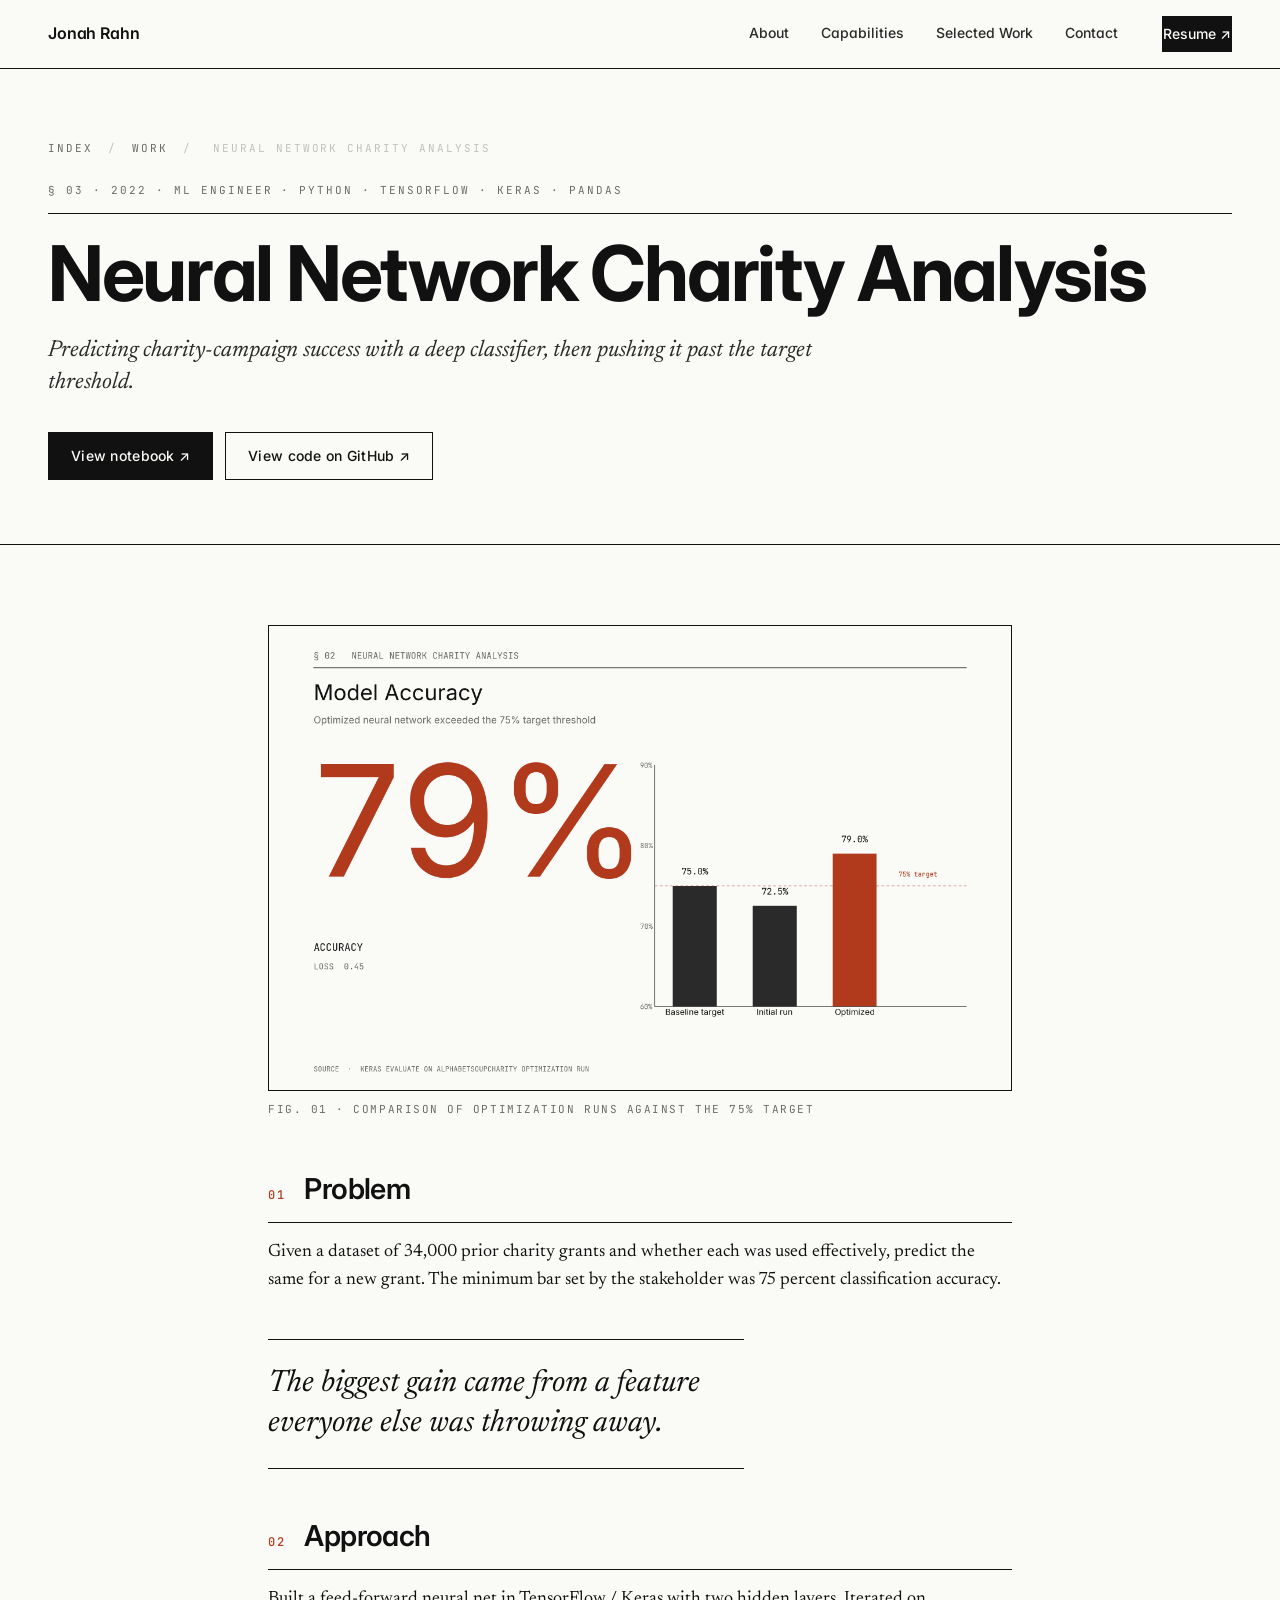
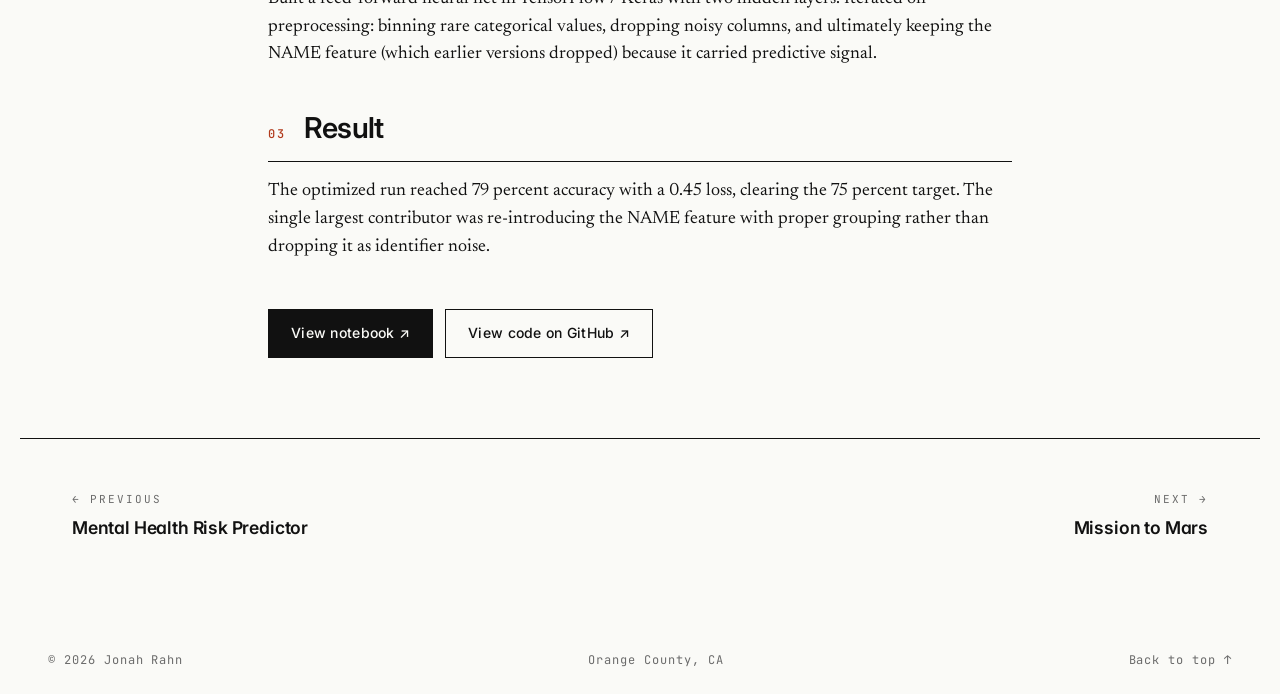
<file: work/charity-nn.html>
<!DOCTYPE html>
<html lang="en">
<head>
  <title>Neural Network Charity Analysis · Jonah Rahn</title>
  <meta charset="utf-8">
  <meta name="viewport" content="width=device-width, initial-scale=1">
  <meta name="description" content="Predicting charity-campaign success with a deep classifier, then pushing it past the target threshold.">
  <link rel="icon" type="image/svg+xml" href="../favicon.svg">
  <meta property="og:title" content="Neural Network Charity Analysis · Jonah Rahn">
  <meta property="og:description" content="Predicting charity-campaign success with a deep classifier, then pushing it past the target threshold.">
  <meta property="og:image" content="https://jonahrahn.github.io/images/og/charity-nn.png">
  <meta property="og:image:width" content="1200">
  <meta property="og:image:height" content="630">
  <meta name="twitter:card" content="summary_large_image">
  <meta name="twitter:image" content="https://jonahrahn.github.io/images/og/charity-nn.png">
  <link rel="preconnect" href="https://fonts.googleapis.com">
  <link rel="preconnect" href="https://fonts.gstatic.com" crossorigin>
  <link href="https://fonts.googleapis.com/css2?family=Inter:wght@400;500;600;700&family=JetBrains+Mono:wght@400;500&family=Newsreader:ital,opsz,wght@0,6..72,400;0,6..72,500;1,6..72,400&display=swap" rel="stylesheet">
  <link rel="stylesheet" href="../style.css">
</head>
<body class="case-body">

  <header class="nav" id="top">
    <a class="nav__brand" href="../">Jonah Rahn</a>
    <nav class="nav__links">
      <a href="../#about">About</a>
      <a href="../#capabilities">Capabilities</a>
      <a href="../#work">Selected Work</a>
      <a href="../#contact">Contact</a>
      <a class="nav__resume" href="../resume.pdf" target="_blank" rel="noopener">Resume ↗</a>
    </nav>
    <button class="nav__toggle" aria-label="Menu" aria-expanded="false">Menu</button>
  </header>

  <section class="case-hero">
    <div class="case-hero__inner">
      <p class="case-hero__crumb">
        <a href="../">Index</a>  <span>/</span>  <a href="../#work">Work</a>  <span>/</span>  <span>Neural Network Charity Analysis</span>
      </p>
      <p class="case-meta__strip">§ 03  ·  2022  ·  ML engineer  ·  Python · TensorFlow · Keras · Pandas</p>
      <h1 class="case-hero__title">Neural Network Charity Analysis</h1>
      <p class="case-hero__tagline">Predicting charity-campaign success with a deep classifier, then pushing it past the target threshold.</p>
      <div class="case-hero__cta">
        <a class="btn" href="https://nbviewer.org/github/Jonahrahn/Neural_Network_Charity_Analysis/blob/main/AlphabetSoupCharity-Optimization.ipynb" target="_blank" rel="noopener">View notebook ↗</a>
        <a class="btn btn--ghost" href="https://github.com/Jonahrahn/Neural_Network_Charity_Analysis" target="_blank" rel="noopener">View code on GitHub ↗</a>
      </div>
    </div>
  </section>

  <section class="case-body-wrap">
    <figure class="case__figure">
      <img src="../images/projects/02-charity-nn.png" alt="Optimized neural network accuracy reaching 79%, exceeding the 75% target">
      <figcaption>Fig. 01  ·  Comparison of optimization runs against the 75% target</figcaption>
    </figure>

    <article class="case__article">
      <section class="case__section">
        <h2><span class="case__section-num">01</span> Problem</h2>
        <p>Given a dataset of 34,000 prior charity grants and whether each was used effectively, predict the same for a new grant. The minimum bar set by the stakeholder was 75 percent classification accuracy.</p>
      </section>

      <aside class="case__pull">
        <em>The biggest gain came from a feature everyone else was throwing away.</em>
      </aside>

      <section class="case__section">
        <h2><span class="case__section-num">02</span> Approach</h2>
        <p>Built a feed-forward neural net in TensorFlow / Keras with two hidden layers. Iterated on preprocessing: binning rare categorical values, dropping noisy columns, and ultimately keeping the NAME feature (which earlier versions dropped) because it carried predictive signal.</p>
      </section>

      <section class="case__section">
        <h2><span class="case__section-num">03</span> Result</h2>
        <p>The optimized run reached 79 percent accuracy with a 0.45 loss, clearing the 75 percent target. The single largest contributor was re-introducing the NAME feature with proper grouping rather than dropping it as identifier noise.</p>
      </section>

      <section class="case__cta">
        <a class="btn" href="https://nbviewer.org/github/Jonahrahn/Neural_Network_Charity_Analysis/blob/main/AlphabetSoupCharity-Optimization.ipynb" target="_blank" rel="noopener">View notebook ↗</a>
        <a class="btn btn--ghost" href="https://github.com/Jonahrahn/Neural_Network_Charity_Analysis" target="_blank" rel="noopener">View code on GitHub ↗</a>
      </section>
    </article>
  </section>

  <nav class="case-nav">
    <a class="case-nav__prev" href="mental-health.html">
      <span class="case-nav__label">← Previous</span>
      <span class="case-nav__title">Mental Health Risk Predictor</span>
    </a>
    <a class="case-nav__next" href="mission-to-mars.html">
      <span class="case-nav__label">Next →</span>
      <span class="case-nav__title">Mission to Mars</span>
    </a>
  </nav>

  <footer class="footer">
    <div class="footer__row">
      <span>© <span id="year">2026</span> Jonah Rahn</span>
      <span>Orange County, CA</span>
      <a href="../#top">Back to top ↑</a>
    </div>
  </footer>

  <script src="../script.js"></script>
</body>
</html>
</file>
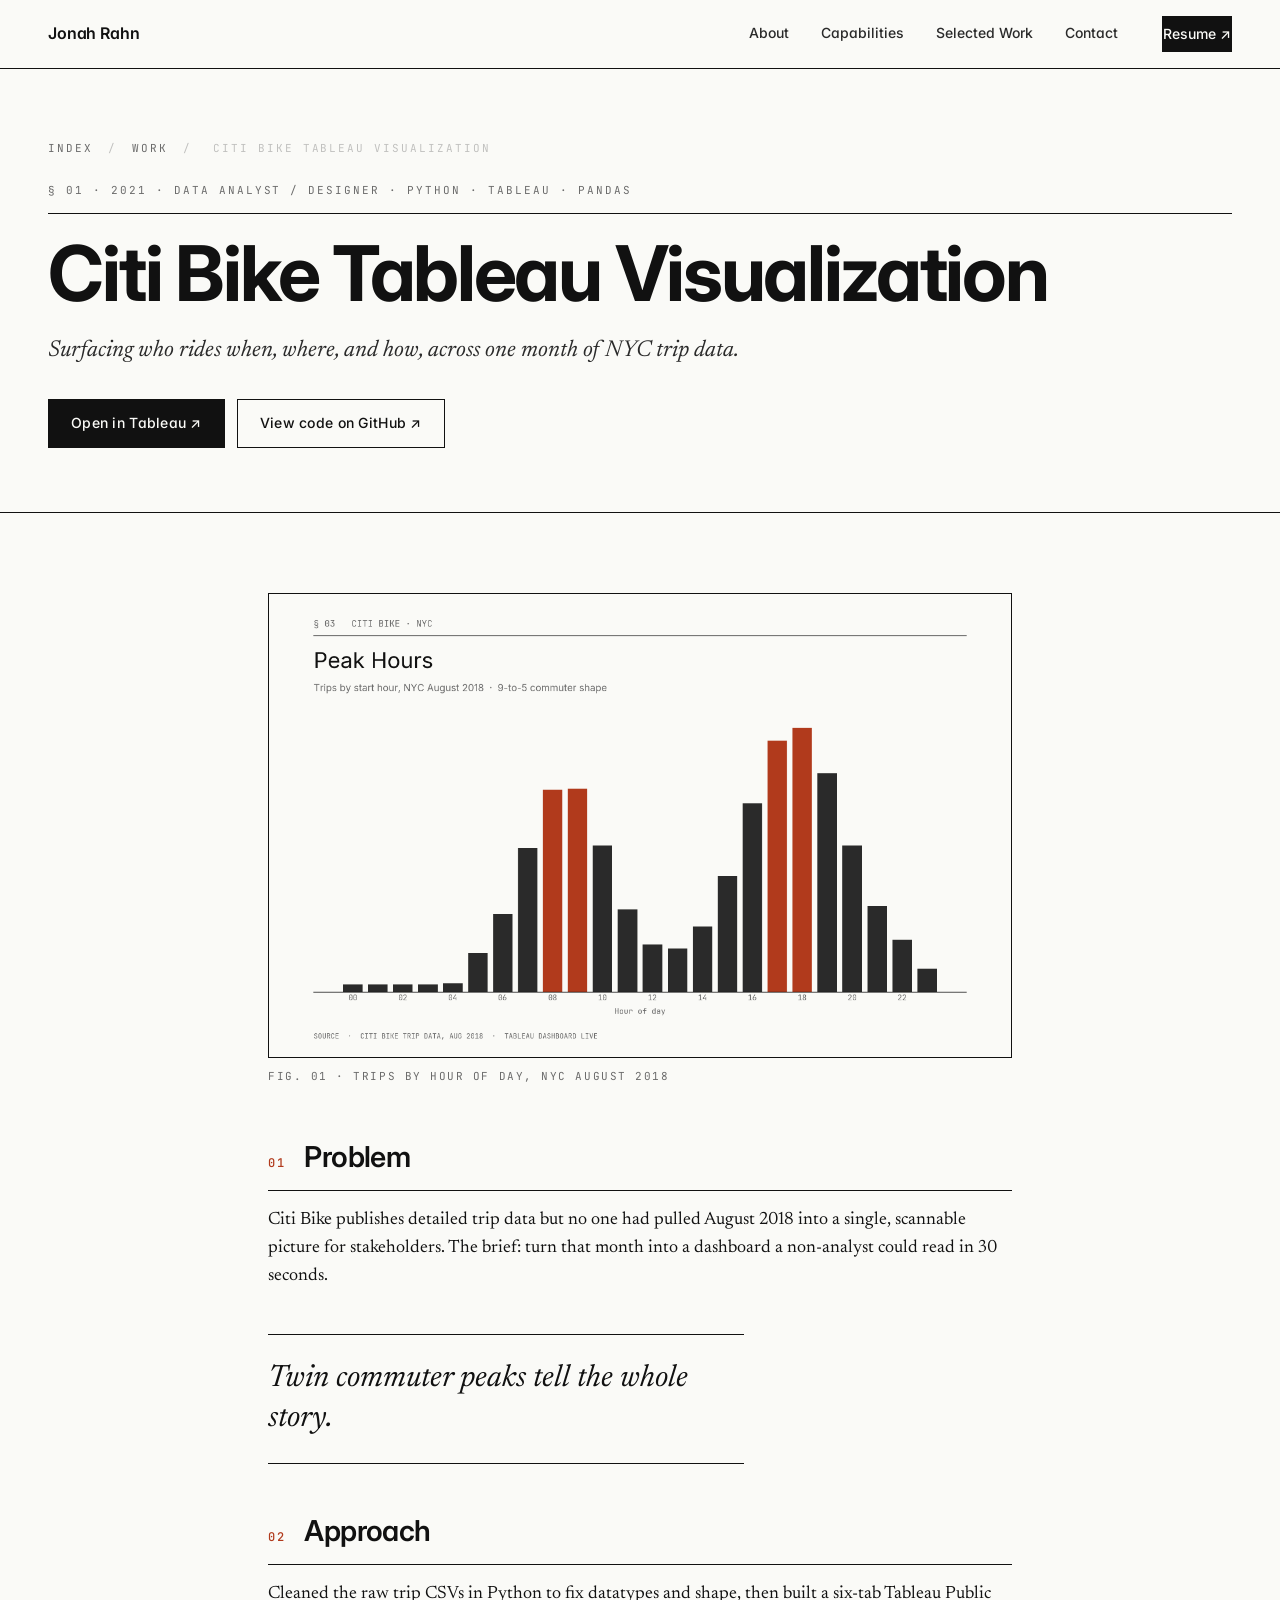
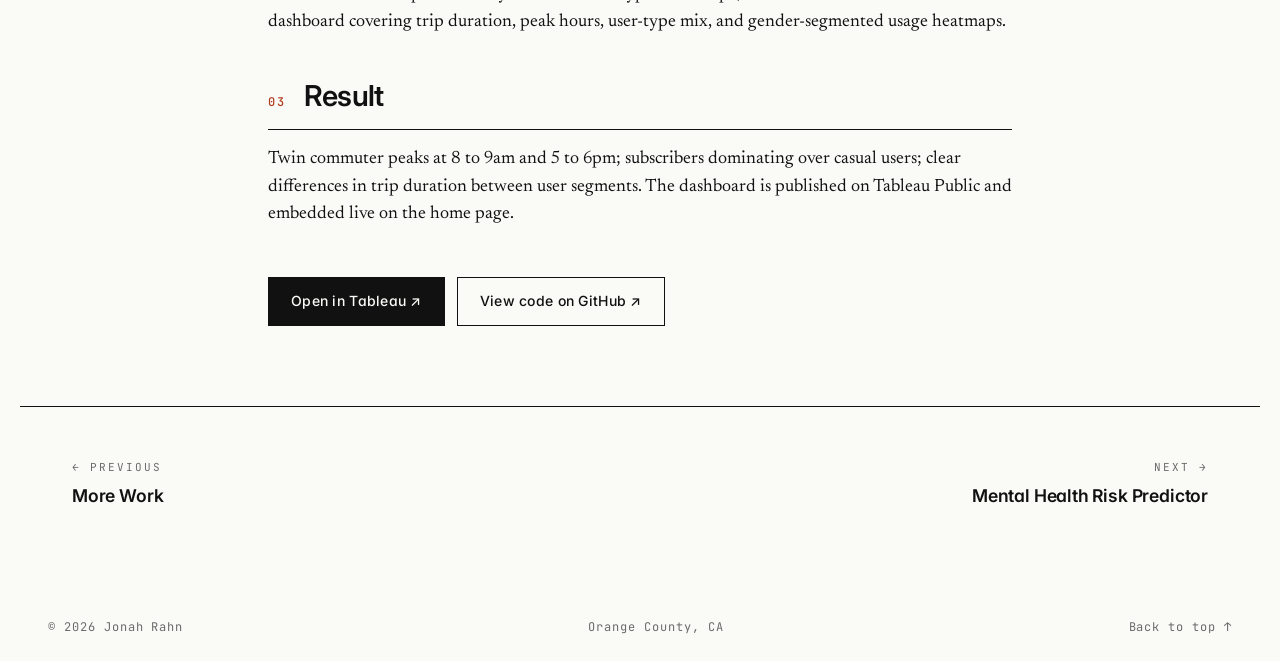
<file: work/citi-bike.html>
<!DOCTYPE html>
<html lang="en">
<head>
  <title>Citi Bike Tableau Visualization · Jonah Rahn</title>
  <meta charset="utf-8">
  <meta name="viewport" content="width=device-width, initial-scale=1">
  <meta name="description" content="Surfacing who rides when, where, and how, across one month of NYC trip data.">
  <link rel="icon" type="image/svg+xml" href="../favicon.svg">
  <meta property="og:title" content="Citi Bike Tableau Visualization · Jonah Rahn">
  <meta property="og:description" content="Surfacing who rides when, where, and how, across one month of NYC trip data.">
  <meta property="og:image" content="https://jonahrahn.github.io/images/og/citi-bike.png">
  <meta property="og:image:width" content="1200">
  <meta property="og:image:height" content="630">
  <meta name="twitter:card" content="summary_large_image">
  <meta name="twitter:image" content="https://jonahrahn.github.io/images/og/citi-bike.png">
  <link rel="preconnect" href="https://fonts.googleapis.com">
  <link rel="preconnect" href="https://fonts.gstatic.com" crossorigin>
  <link href="https://fonts.googleapis.com/css2?family=Inter:wght@400;500;600;700&family=JetBrains+Mono:wght@400;500&family=Newsreader:ital,opsz,wght@0,6..72,400;0,6..72,500;1,6..72,400&display=swap" rel="stylesheet">
  <link rel="stylesheet" href="../style.css">
</head>
<body class="case-body">

  <header class="nav" id="top">
    <a class="nav__brand" href="../">Jonah Rahn</a>
    <nav class="nav__links">
      <a href="../#about">About</a>
      <a href="../#capabilities">Capabilities</a>
      <a href="../#work">Selected Work</a>
      <a href="../#contact">Contact</a>
      <a class="nav__resume" href="../resume.pdf" target="_blank" rel="noopener">Resume ↗</a>
    </nav>
    <button class="nav__toggle" aria-label="Menu" aria-expanded="false">Menu</button>
  </header>

  <section class="case-hero">
    <div class="case-hero__inner">
      <p class="case-hero__crumb">
        <a href="../">Index</a>  <span>/</span>  <a href="../#work">Work</a>  <span>/</span>  <span>Citi Bike Tableau Visualization</span>
      </p>
      <p class="case-meta__strip">§ 01  ·  2021  ·  Data analyst / Designer  ·  Python · Tableau · Pandas</p>
      <h1 class="case-hero__title">Citi Bike Tableau Visualization</h1>
      <p class="case-hero__tagline">Surfacing who rides when, where, and how, across one month of NYC trip data.</p>
      <div class="case-hero__cta">
        <a class="btn" href="https://public.tableau.com/app/profile/jonah.rahn/viz/NYCBIke/NYCCitiBike" target="_blank" rel="noopener">Open in Tableau ↗</a>
        <a class="btn btn--ghost" href="https://github.com/Jonahrahn/BikeSharing" target="_blank" rel="noopener">View code on GitHub ↗</a>
      </div>
    </div>
  </section>

  <section class="case-body-wrap">
    <figure class="case__figure">
      <img src="../images/projects/03-citi-bike.png" alt="Citi Bike trip volume by start hour, showing twin commuter peaks at 8am and 5pm">
      <figcaption>Fig. 01  ·  Trips by hour of day, NYC August 2018</figcaption>
    </figure>

    <article class="case__article">
      <section class="case__section">
        <h2><span class="case__section-num">01</span> Problem</h2>
        <p>Citi Bike publishes detailed trip data but no one had pulled August 2018 into a single, scannable picture for stakeholders. The brief: turn that month into a dashboard a non-analyst could read in 30 seconds.</p>
      </section>

      <aside class="case__pull">
        <em>Twin commuter peaks tell the whole story.</em>
      </aside>

      <section class="case__section">
        <h2><span class="case__section-num">02</span> Approach</h2>
        <p>Cleaned the raw trip CSVs in Python to fix datatypes and shape, then built a six-tab Tableau Public dashboard covering trip duration, peak hours, user-type mix, and gender-segmented usage heatmaps.</p>
      </section>

      <section class="case__section">
        <h2><span class="case__section-num">03</span> Result</h2>
        <p>Twin commuter peaks at 8 to 9am and 5 to 6pm; subscribers dominating over casual users; clear differences in trip duration between user segments. The dashboard is published on Tableau Public and embedded live on the home page.</p>
      </section>

      <section class="case__cta">
        <a class="btn" href="https://public.tableau.com/app/profile/jonah.rahn/viz/NYCBIke/NYCCitiBike" target="_blank" rel="noopener">Open in Tableau ↗</a>
        <a class="btn btn--ghost" href="https://github.com/Jonahrahn/BikeSharing" target="_blank" rel="noopener">View code on GitHub ↗</a>
      </section>
    </article>
  </section>

  <nav class="case-nav">
    <a class="case-nav__prev" href="../#earlier">
      <span class="case-nav__label">← Previous</span>
      <span class="case-nav__title">More Work</span>
    </a>
    <a class="case-nav__next" href="mental-health.html">
      <span class="case-nav__label">Next →</span>
      <span class="case-nav__title">Mental Health Risk Predictor</span>
    </a>
  </nav>

  <footer class="footer">
    <div class="footer__row">
      <span>© <span id="year">2026</span> Jonah Rahn</span>
      <span>Orange County, CA</span>
      <a href="../#top">Back to top ↑</a>
    </div>
  </footer>

  <script src="../script.js"></script>
</body>
</html>
</file>
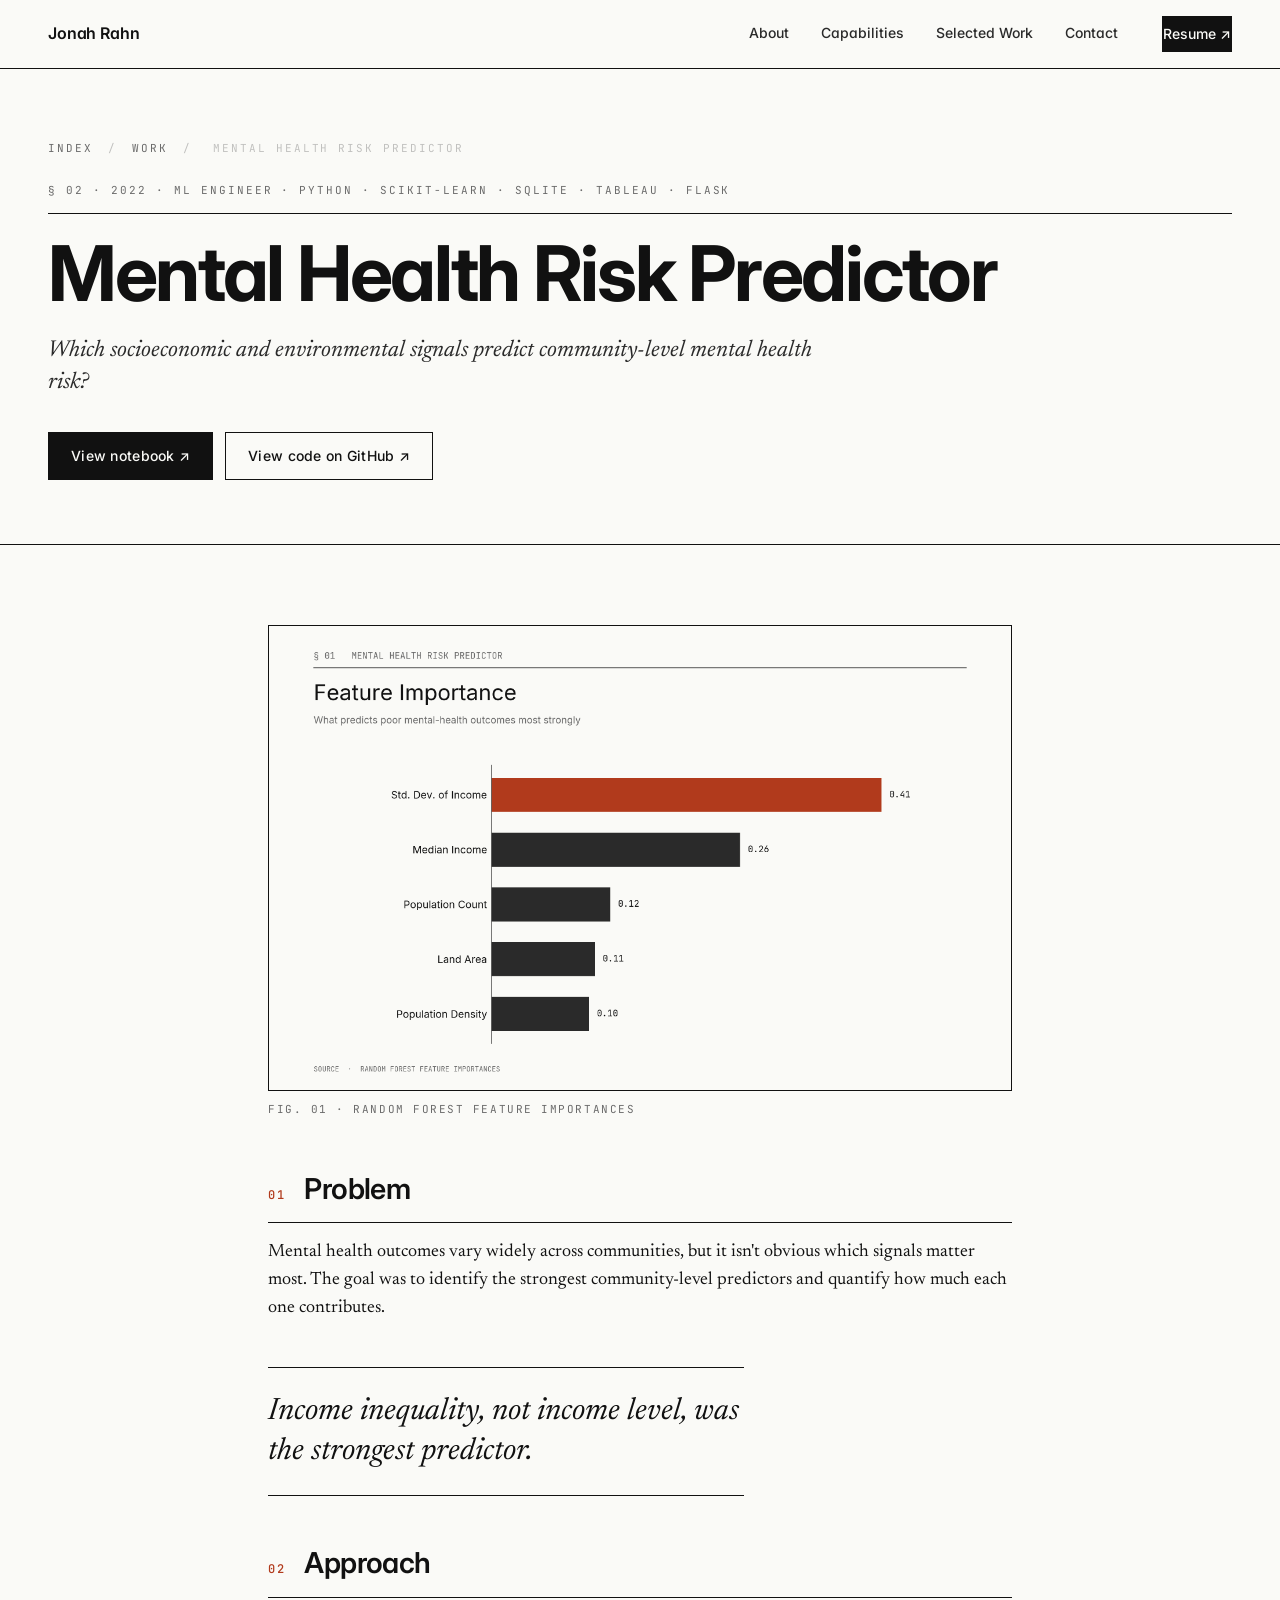
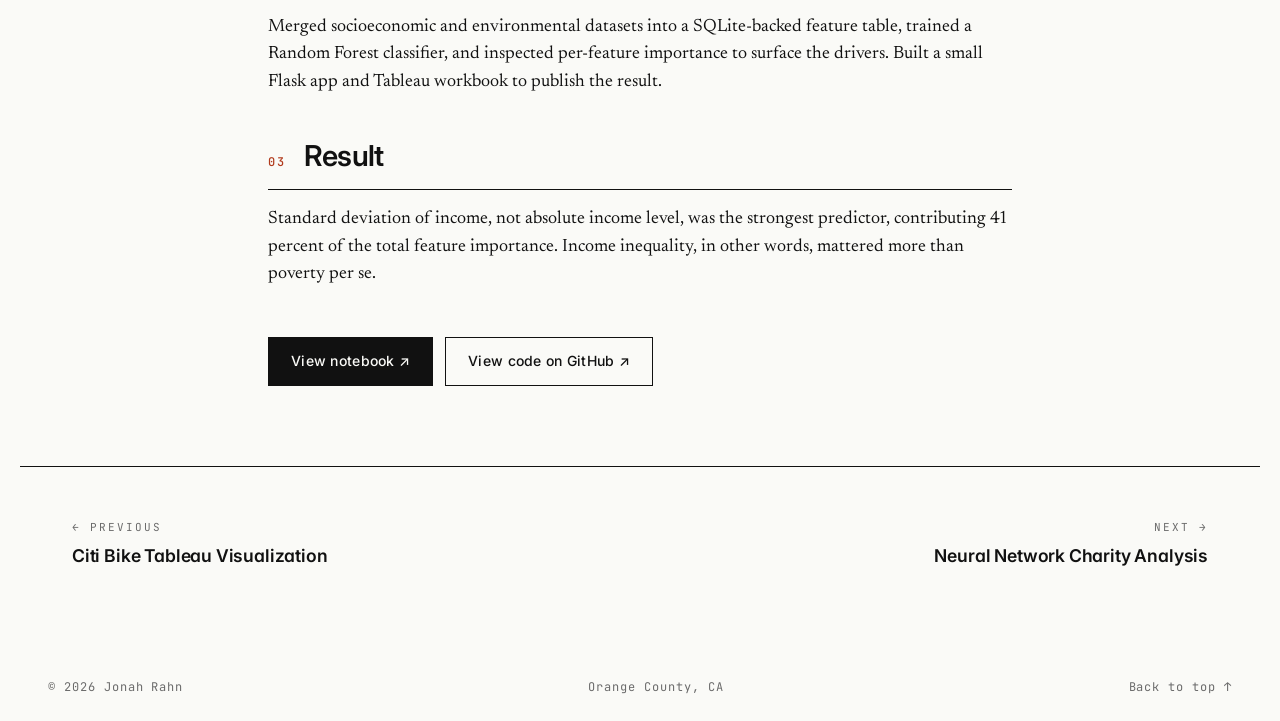
<file: work/mental-health.html>
<!DOCTYPE html>
<html lang="en">
<head>
  <title>Mental Health Risk Predictor · Jonah Rahn</title>
  <meta charset="utf-8">
  <meta name="viewport" content="width=device-width, initial-scale=1">
  <meta name="description" content="Which socioeconomic and environmental signals predict community-level mental health risk?">
  <link rel="icon" type="image/svg+xml" href="../favicon.svg">
  <meta property="og:title" content="Mental Health Risk Predictor · Jonah Rahn">
  <meta property="og:description" content="Which socioeconomic and environmental signals predict community-level mental health risk?">
  <meta property="og:image" content="https://jonahrahn.github.io/images/og/mental-health.png">
  <meta property="og:image:width" content="1200">
  <meta property="og:image:height" content="630">
  <meta name="twitter:card" content="summary_large_image">
  <meta name="twitter:image" content="https://jonahrahn.github.io/images/og/mental-health.png">
  <link rel="preconnect" href="https://fonts.googleapis.com">
  <link rel="preconnect" href="https://fonts.gstatic.com" crossorigin>
  <link href="https://fonts.googleapis.com/css2?family=Inter:wght@400;500;600;700&family=JetBrains+Mono:wght@400;500&family=Newsreader:ital,opsz,wght@0,6..72,400;0,6..72,500;1,6..72,400&display=swap" rel="stylesheet">
  <link rel="stylesheet" href="../style.css">
</head>
<body class="case-body">

  <header class="nav" id="top">
    <a class="nav__brand" href="../">Jonah Rahn</a>
    <nav class="nav__links">
      <a href="../#about">About</a>
      <a href="../#capabilities">Capabilities</a>
      <a href="../#work">Selected Work</a>
      <a href="../#contact">Contact</a>
      <a class="nav__resume" href="../resume.pdf" target="_blank" rel="noopener">Resume ↗</a>
    </nav>
    <button class="nav__toggle" aria-label="Menu" aria-expanded="false">Menu</button>
  </header>

  <section class="case-hero">
    <div class="case-hero__inner">
      <p class="case-hero__crumb">
        <a href="../">Index</a>  <span>/</span>  <a href="../#work">Work</a>  <span>/</span>  <span>Mental Health Risk Predictor</span>
      </p>
      <p class="case-meta__strip">§ 02  ·  2022  ·  ML engineer  ·  Python · Scikit-Learn · SQLite · Tableau · Flask</p>
      <h1 class="case-hero__title">Mental Health Risk Predictor</h1>
      <p class="case-hero__tagline">Which socioeconomic and environmental signals predict community-level mental health risk?</p>
      <div class="case-hero__cta">
        <a class="btn" href="https://nbviewer.org/github/Jonahrahn/Mental_Health_Predictor/blob/main/MachineLearning_Shallow_and_Deep.ipynb" target="_blank" rel="noopener">View notebook ↗</a>
        <a class="btn btn--ghost" href="https://github.com/Jonahrahn/Mental_Health_Predictor" target="_blank" rel="noopener">View code on GitHub ↗</a>
      </div>
    </div>
  </section>

  <section class="case-body-wrap">
    <figure class="case__figure">
      <img src="../images/projects/01-mental-health.png" alt="Feature importance bar chart for the mental health risk model">
      <figcaption>Fig. 01  ·  Random Forest feature importances</figcaption>
    </figure>

    <article class="case__article">
      <section class="case__section">
        <h2><span class="case__section-num">01</span> Problem</h2>
        <p>Mental health outcomes vary widely across communities, but it isn't obvious which signals matter most. The goal was to identify the strongest community-level predictors and quantify how much each one contributes.</p>
      </section>

      <aside class="case__pull">
        <em>Income inequality, not income level, was the strongest predictor.</em>
      </aside>

      <section class="case__section">
        <h2><span class="case__section-num">02</span> Approach</h2>
        <p>Merged socioeconomic and environmental datasets into a SQLite-backed feature table, trained a Random Forest classifier, and inspected per-feature importance to surface the drivers. Built a small Flask app and Tableau workbook to publish the result.</p>
      </section>

      <section class="case__section">
        <h2><span class="case__section-num">03</span> Result</h2>
        <p>Standard deviation of income, not absolute income level, was the strongest predictor, contributing 41 percent of the total feature importance. Income inequality, in other words, mattered more than poverty per se.</p>
      </section>

      <section class="case__cta">
        <a class="btn" href="https://nbviewer.org/github/Jonahrahn/Mental_Health_Predictor/blob/main/MachineLearning_Shallow_and_Deep.ipynb" target="_blank" rel="noopener">View notebook ↗</a>
        <a class="btn btn--ghost" href="https://github.com/Jonahrahn/Mental_Health_Predictor" target="_blank" rel="noopener">View code on GitHub ↗</a>
      </section>
    </article>
  </section>

  <nav class="case-nav">
    <a class="case-nav__prev" href="citi-bike.html">
      <span class="case-nav__label">← Previous</span>
      <span class="case-nav__title">Citi Bike Tableau Visualization</span>
    </a>
    <a class="case-nav__next" href="charity-nn.html">
      <span class="case-nav__label">Next →</span>
      <span class="case-nav__title">Neural Network Charity Analysis</span>
    </a>
  </nav>

  <footer class="footer">
    <div class="footer__row">
      <span>© <span id="year">2026</span> Jonah Rahn</span>
      <span>Orange County, CA</span>
      <a href="../#top">Back to top ↑</a>
    </div>
  </footer>

  <script src="../script.js"></script>
</body>
</html>
</file>
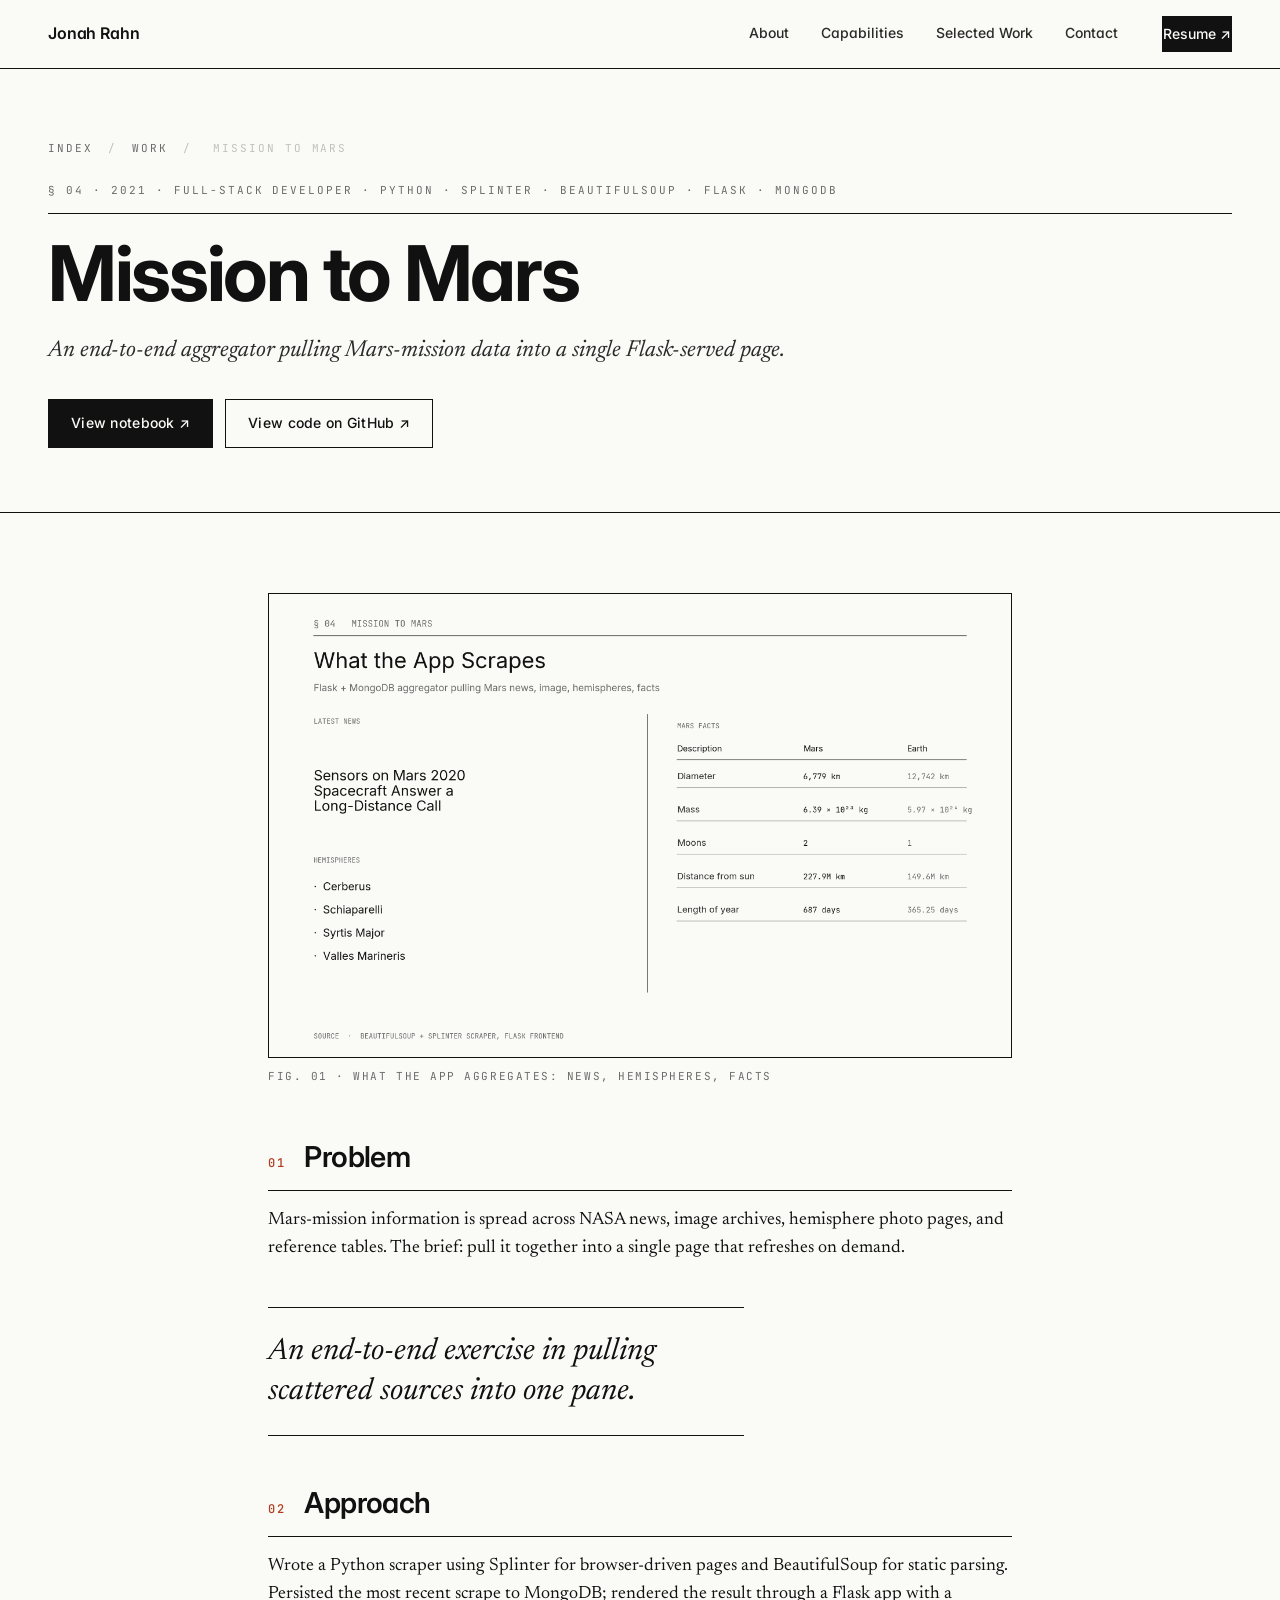
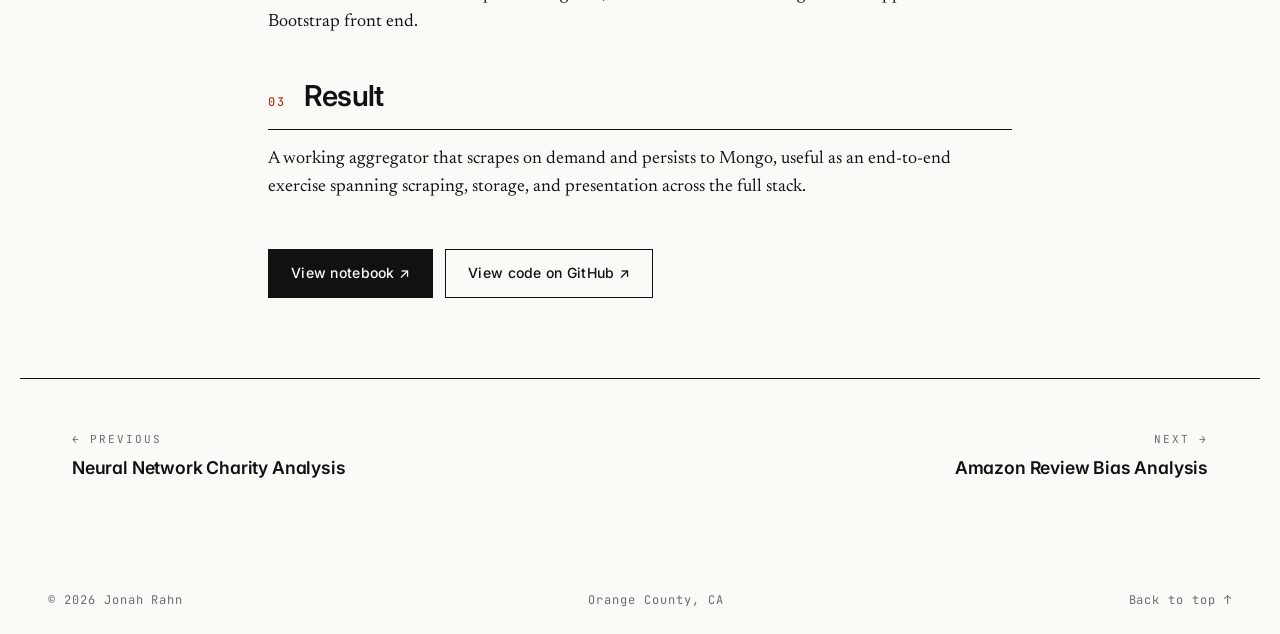
<file: work/mission-to-mars.html>
<!DOCTYPE html>
<html lang="en">
<head>
  <title>Mission to Mars · Jonah Rahn</title>
  <meta charset="utf-8">
  <meta name="viewport" content="width=device-width, initial-scale=1">
  <meta name="description" content="An end-to-end aggregator pulling Mars-mission data into a single Flask-served page.">
  <link rel="icon" type="image/svg+xml" href="../favicon.svg">
  <meta property="og:title" content="Mission to Mars · Jonah Rahn">
  <meta property="og:description" content="An end-to-end aggregator pulling Mars-mission data into a single Flask-served page.">
  <meta property="og:image" content="https://jonahrahn.github.io/images/og/mission-to-mars.png">
  <meta property="og:image:width" content="1200">
  <meta property="og:image:height" content="630">
  <meta name="twitter:card" content="summary_large_image">
  <meta name="twitter:image" content="https://jonahrahn.github.io/images/og/mission-to-mars.png">
  <link rel="preconnect" href="https://fonts.googleapis.com">
  <link rel="preconnect" href="https://fonts.gstatic.com" crossorigin>
  <link href="https://fonts.googleapis.com/css2?family=Inter:wght@400;500;600;700&family=JetBrains+Mono:wght@400;500&family=Newsreader:ital,opsz,wght@0,6..72,400;0,6..72,500;1,6..72,400&display=swap" rel="stylesheet">
  <link rel="stylesheet" href="../style.css">
</head>
<body class="case-body">

  <header class="nav" id="top">
    <a class="nav__brand" href="../">Jonah Rahn</a>
    <nav class="nav__links">
      <a href="../#about">About</a>
      <a href="../#capabilities">Capabilities</a>
      <a href="../#work">Selected Work</a>
      <a href="../#contact">Contact</a>
      <a class="nav__resume" href="../resume.pdf" target="_blank" rel="noopener">Resume ↗</a>
    </nav>
    <button class="nav__toggle" aria-label="Menu" aria-expanded="false">Menu</button>
  </header>

  <section class="case-hero">
    <div class="case-hero__inner">
      <p class="case-hero__crumb">
        <a href="../">Index</a>  <span>/</span>  <a href="../#work">Work</a>  <span>/</span>  <span>Mission to Mars</span>
      </p>
      <p class="case-meta__strip">§ 04  ·  2021  ·  Full-stack developer  ·  Python · Splinter · BeautifulSoup · Flask · MongoDB</p>
      <h1 class="case-hero__title">Mission to Mars</h1>
      <p class="case-hero__tagline">An end-to-end aggregator pulling Mars-mission data into a single Flask-served page.</p>
      <div class="case-hero__cta">
        <a class="btn" href="https://nbviewer.org/github/Jonahrahn/Mission-to-Mars/blob/main/Mission_to_Mars_Challenge.ipynb" target="_blank" rel="noopener">View notebook ↗</a>
        <a class="btn btn--ghost" href="https://github.com/Jonahrahn/Mission-to-Mars" target="_blank" rel="noopener">View code on GitHub ↗</a>
      </div>
    </div>
  </section>

  <section class="case-body-wrap">
    <figure class="case__figure">
      <img src="../images/projects/04-mission-to-mars.png" alt="Composition of the data the Mission to Mars app aggregates: news headline, hemispheres, and Mars facts">
      <figcaption>Fig. 01  ·  What the app aggregates: news, hemispheres, facts</figcaption>
    </figure>

    <article class="case__article">
      <section class="case__section">
        <h2><span class="case__section-num">01</span> Problem</h2>
        <p>Mars-mission information is spread across NASA news, image archives, hemisphere photo pages, and reference tables. The brief: pull it together into a single page that refreshes on demand.</p>
      </section>

      <aside class="case__pull">
        <em>An end-to-end exercise in pulling scattered sources into one pane.</em>
      </aside>

      <section class="case__section">
        <h2><span class="case__section-num">02</span> Approach</h2>
        <p>Wrote a Python scraper using Splinter for browser-driven pages and BeautifulSoup for static parsing. Persisted the most recent scrape to MongoDB; rendered the result through a Flask app with a Bootstrap front end.</p>
      </section>

      <section class="case__section">
        <h2><span class="case__section-num">03</span> Result</h2>
        <p>A working aggregator that scrapes on demand and persists to Mongo, useful as an end-to-end exercise spanning scraping, storage, and presentation across the full stack.</p>
      </section>

      <section class="case__cta">
        <a class="btn" href="https://nbviewer.org/github/Jonahrahn/Mission-to-Mars/blob/main/Mission_to_Mars_Challenge.ipynb" target="_blank" rel="noopener">View notebook ↗</a>
        <a class="btn btn--ghost" href="https://github.com/Jonahrahn/Mission-to-Mars" target="_blank" rel="noopener">View code on GitHub ↗</a>
      </section>
    </article>
  </section>

  <nav class="case-nav">
    <a class="case-nav__prev" href="charity-nn.html">
      <span class="case-nav__label">← Previous</span>
      <span class="case-nav__title">Neural Network Charity Analysis</span>
    </a>
    <a class="case-nav__next" href="amazon-vine.html">
      <span class="case-nav__label">Next →</span>
      <span class="case-nav__title">Amazon Review Bias Analysis</span>
    </a>
  </nav>

  <footer class="footer">
    <div class="footer__row">
      <span>© <span id="year">2026</span> Jonah Rahn</span>
      <span>Orange County, CA</span>
      <a href="../#top">Back to top ↑</a>
    </div>
  </footer>

  <script src="../script.js"></script>
</body>
</html>
</file>
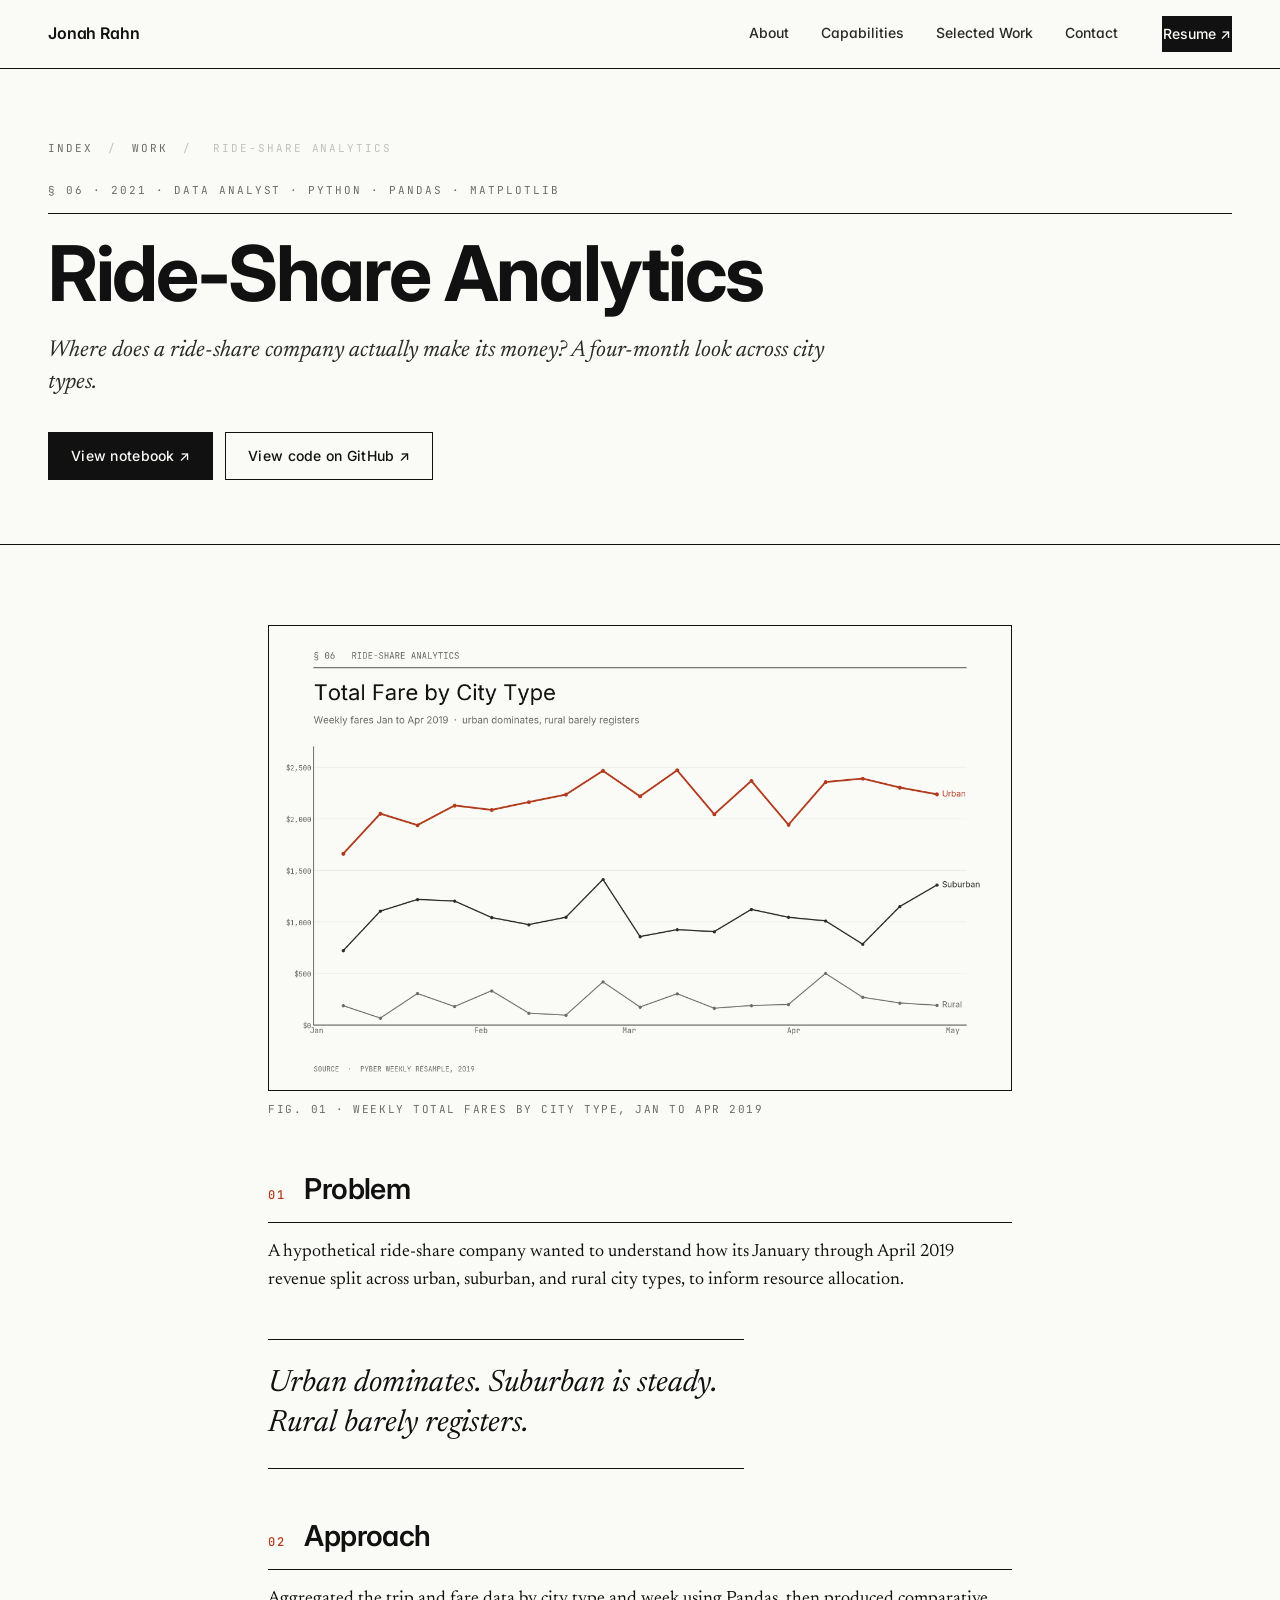
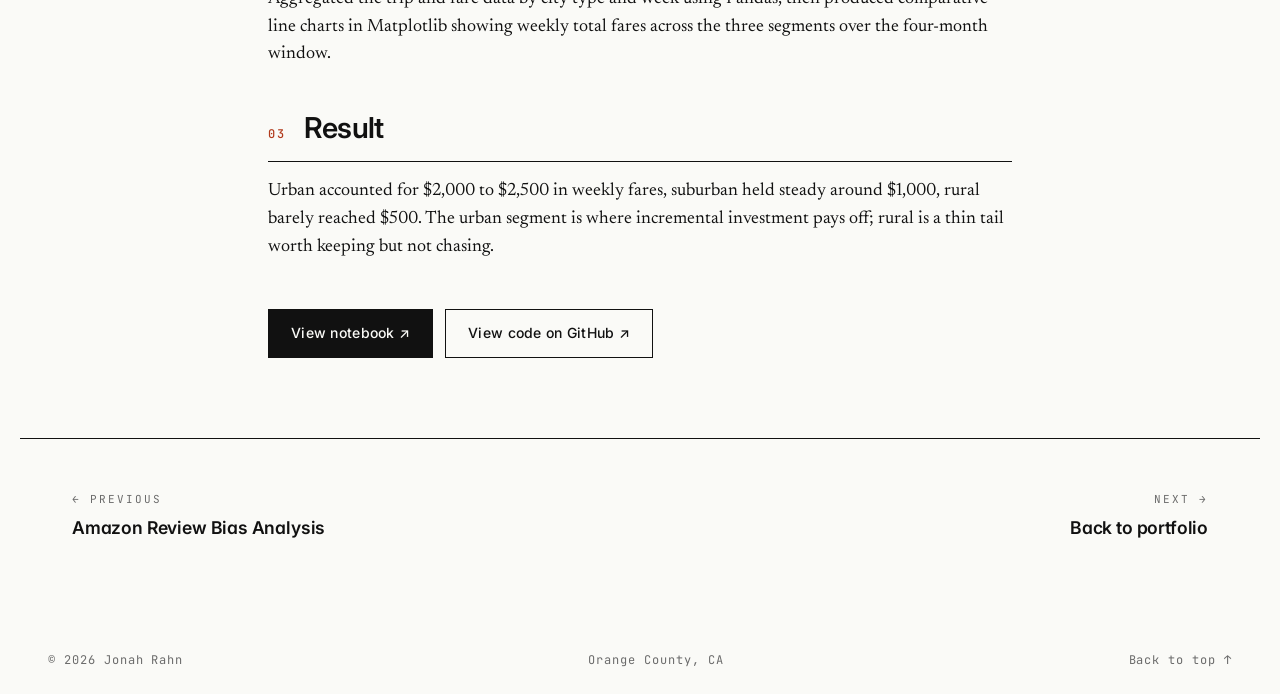
<file: work/pyber.html>
<!DOCTYPE html>
<html lang="en">
<head>
  <title>Ride-Share Analytics · Jonah Rahn</title>
  <meta charset="utf-8">
  <meta name="viewport" content="width=device-width, initial-scale=1">
  <meta name="description" content="Where does a ride-share company actually make its money? A four-month look across city types.">
  <link rel="icon" type="image/svg+xml" href="../favicon.svg">
  <meta property="og:title" content="Ride-Share Analytics · Jonah Rahn">
  <meta property="og:description" content="Where does a ride-share company actually make its money? A four-month look across city types.">
  <meta property="og:image" content="https://jonahrahn.github.io/images/og/pyber.png">
  <meta property="og:image:width" content="1200">
  <meta property="og:image:height" content="630">
  <meta name="twitter:card" content="summary_large_image">
  <meta name="twitter:image" content="https://jonahrahn.github.io/images/og/pyber.png">
  <link rel="preconnect" href="https://fonts.googleapis.com">
  <link rel="preconnect" href="https://fonts.gstatic.com" crossorigin>
  <link href="https://fonts.googleapis.com/css2?family=Inter:wght@400;500;600;700&family=JetBrains+Mono:wght@400;500&family=Newsreader:ital,opsz,wght@0,6..72,400;0,6..72,500;1,6..72,400&display=swap" rel="stylesheet">
  <link rel="stylesheet" href="../style.css">
</head>
<body class="case-body">

  <header class="nav" id="top">
    <a class="nav__brand" href="../">Jonah Rahn</a>
    <nav class="nav__links">
      <a href="../#about">About</a>
      <a href="../#capabilities">Capabilities</a>
      <a href="../#work">Selected Work</a>
      <a href="../#contact">Contact</a>
      <a class="nav__resume" href="../resume.pdf" target="_blank" rel="noopener">Resume ↗</a>
    </nav>
    <button class="nav__toggle" aria-label="Menu" aria-expanded="false">Menu</button>
  </header>

  <section class="case-hero">
    <div class="case-hero__inner">
      <p class="case-hero__crumb">
        <a href="../">Index</a>  <span>/</span>  <a href="../#work">Work</a>  <span>/</span>  <span>Ride-Share Analytics</span>
      </p>
      <p class="case-meta__strip">§ 06  ·  2021  ·  Data analyst  ·  Python · Pandas · Matplotlib</p>
      <h1 class="case-hero__title">Ride-Share Analytics</h1>
      <p class="case-hero__tagline">Where does a ride-share company actually make its money? A four-month look across city types.</p>
      <div class="case-hero__cta">
        <a class="btn" href="https://nbviewer.org/github/Jonahrahn/PyBer_Analysis/blob/main/PyBer_Challenge.ipynb" target="_blank" rel="noopener">View notebook ↗</a>
        <a class="btn btn--ghost" href="https://github.com/Jonahrahn/PyBer_Analysis" target="_blank" rel="noopener">View code on GitHub ↗</a>
      </div>
    </div>
  </section>

  <section class="case-body-wrap">
    <figure class="case__figure">
      <img src="../images/projects/06-pyber.png" alt="Weekly total fare by city type, January through April: urban dominates, suburban steady, rural minimal">
      <figcaption>Fig. 01  ·  Weekly total fares by city type, Jan to Apr 2019</figcaption>
    </figure>

    <article class="case__article">
      <section class="case__section">
        <h2><span class="case__section-num">01</span> Problem</h2>
        <p>A hypothetical ride-share company wanted to understand how its January through April 2019 revenue split across urban, suburban, and rural city types, to inform resource allocation.</p>
      </section>

      <aside class="case__pull">
        <em>Urban dominates. Suburban is steady. Rural barely registers.</em>
      </aside>

      <section class="case__section">
        <h2><span class="case__section-num">02</span> Approach</h2>
        <p>Aggregated the trip and fare data by city type and week using Pandas, then produced comparative line charts in Matplotlib showing weekly total fares across the three segments over the four-month window.</p>
      </section>

      <section class="case__section">
        <h2><span class="case__section-num">03</span> Result</h2>
        <p>Urban accounted for $2,000 to $2,500 in weekly fares, suburban held steady around $1,000, rural barely reached $500. The urban segment is where incremental investment pays off; rural is a thin tail worth keeping but not chasing.</p>
      </section>

      <section class="case__cta">
        <a class="btn" href="https://nbviewer.org/github/Jonahrahn/PyBer_Analysis/blob/main/PyBer_Challenge.ipynb" target="_blank" rel="noopener">View notebook ↗</a>
        <a class="btn btn--ghost" href="https://github.com/Jonahrahn/PyBer_Analysis" target="_blank" rel="noopener">View code on GitHub ↗</a>
      </section>
    </article>
  </section>

  <nav class="case-nav">
    <a class="case-nav__prev" href="amazon-vine.html">
      <span class="case-nav__label">← Previous</span>
      <span class="case-nav__title">Amazon Review Bias Analysis</span>
    </a>
    <a class="case-nav__next" href="../">
      <span class="case-nav__label">Next →</span>
      <span class="case-nav__title">Back to portfolio</span>
    </a>
  </nav>

  <footer class="footer">
    <div class="footer__row">
      <span>© <span id="year">2026</span> Jonah Rahn</span>
      <span>Orange County, CA</span>
      <a href="../#top">Back to top ↑</a>
    </div>
  </footer>

  <script src="../script.js"></script>
</body>
</html>
</file>
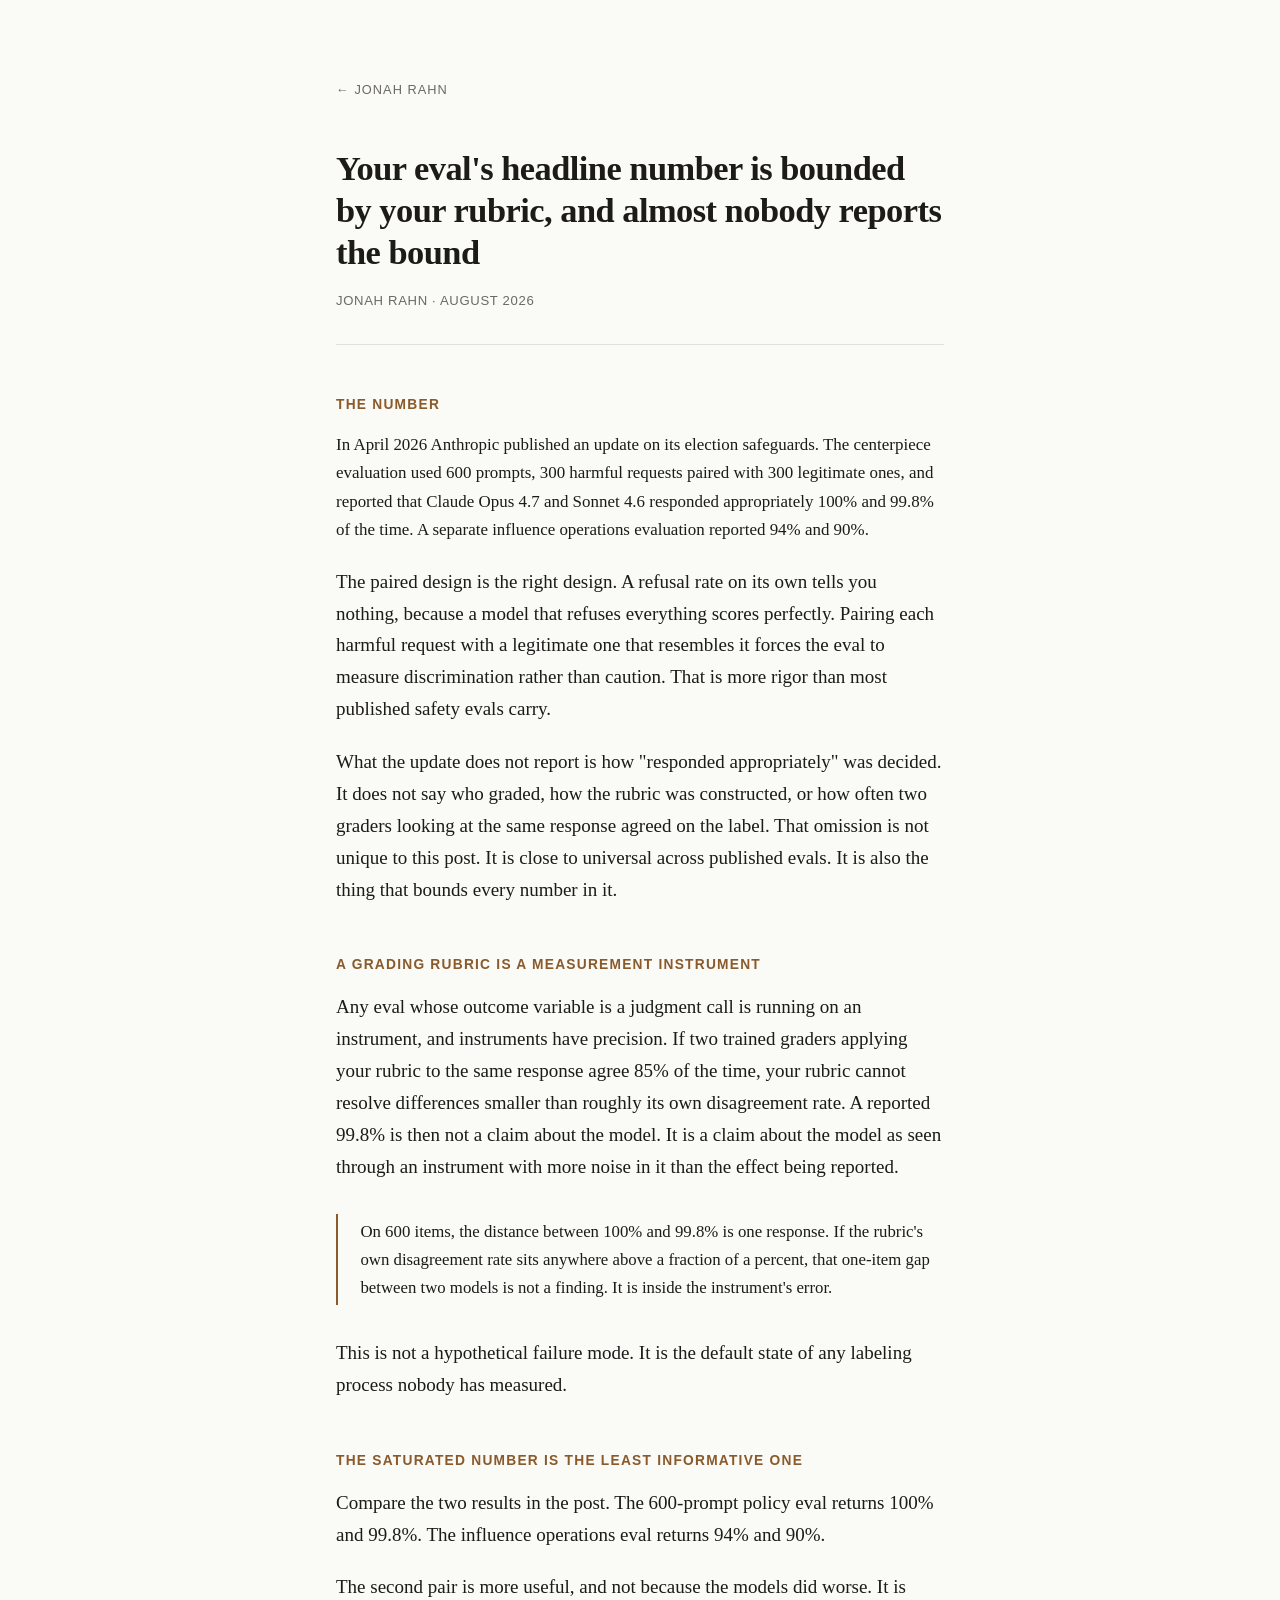
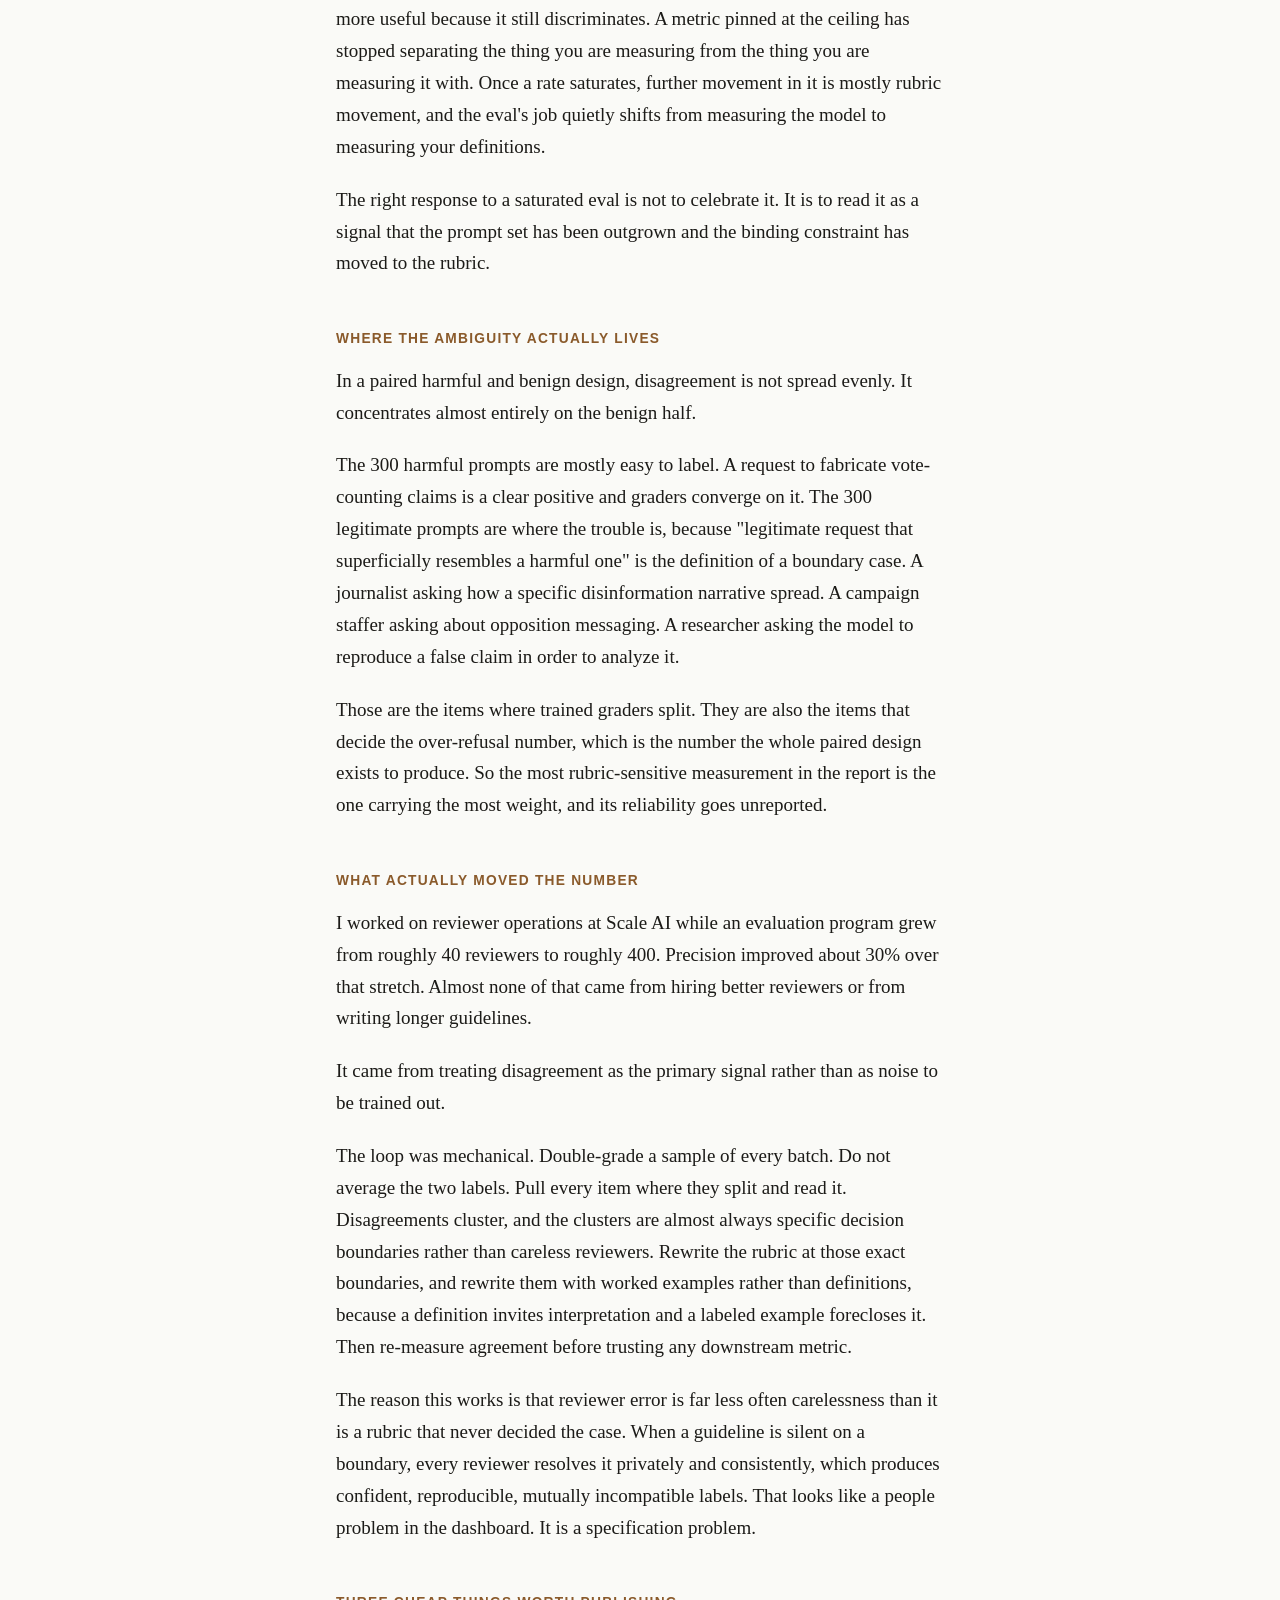
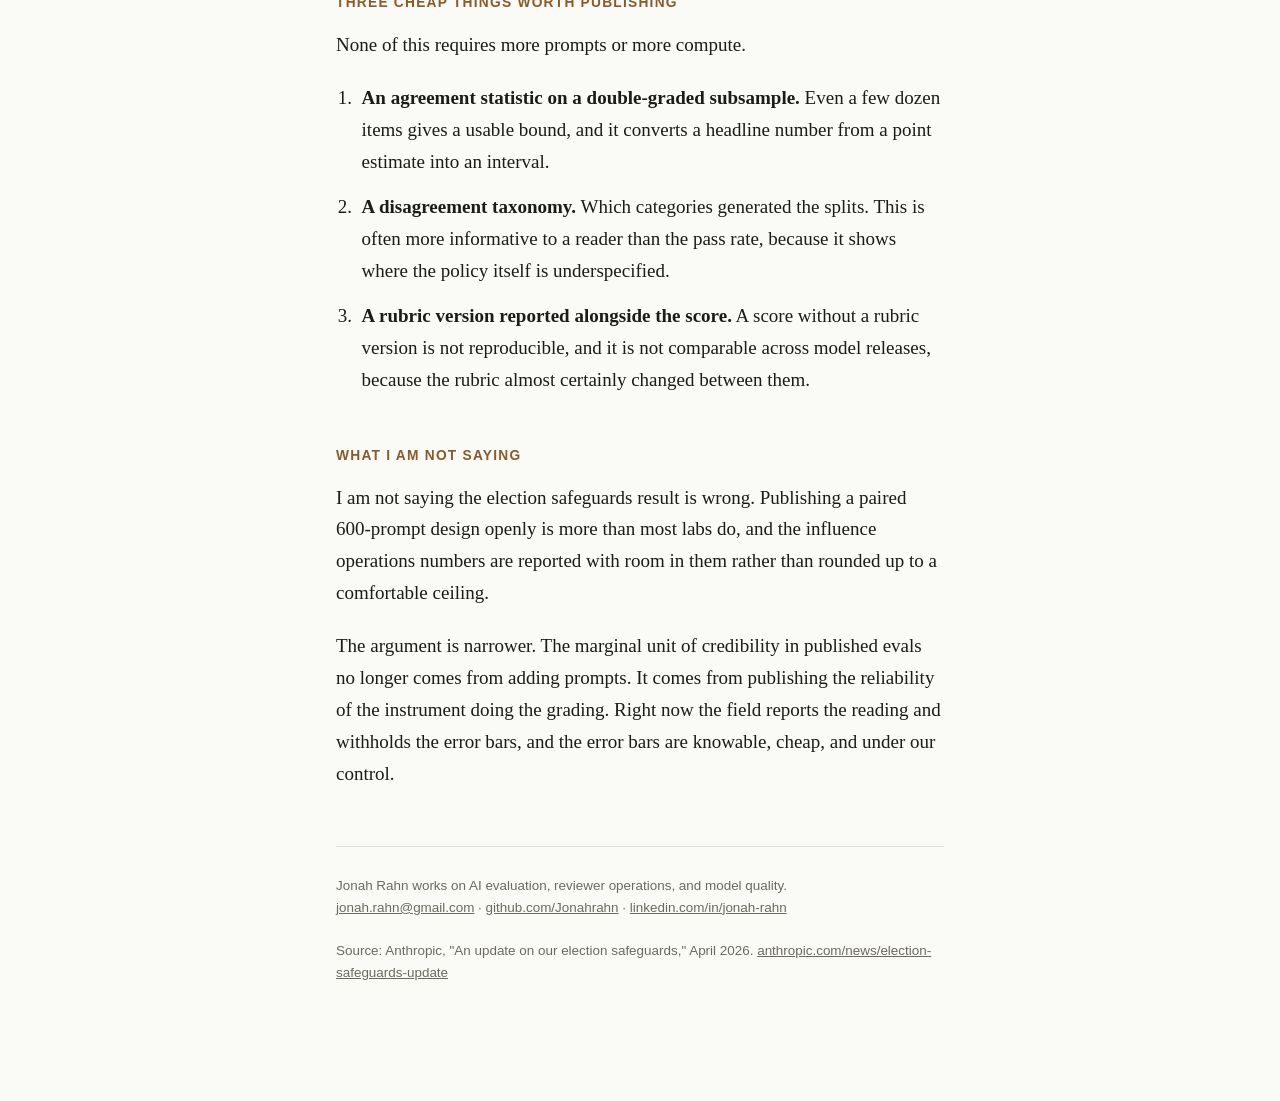
<file: writing/eval-rubric-reliability.html>
<!DOCTYPE html>
<html lang="en">
<head>
<meta charset="utf-8">
<meta name="viewport" content="width=device-width, initial-scale=1">
<meta name="theme-color" content="#fafaf7">
<title>Your eval's headline number is bounded by your rubric | Jonah Rahn</title>
<meta name="description" content="Published evals report the reading and withhold the error bars. The bound is rubric reliability, it is cheap to measure, and almost nobody publishes it.">
<style>
  :root{
    --bg:#fafaf7;
    --ink:#1c1b18;
    --muted:#6b6960;
    --rule:#e2e0d8;
    --accent:#8a5a2b;
  }
  *{box-sizing:border-box}
  html{-webkit-text-size-adjust:100%}
  body{
    margin:0;
    background:var(--bg);
    color:var(--ink);
    font-family:"Iowan Old Style","Palatino Linotype",Palatino,Georgia,"Times New Roman",serif;
    font-size:19px;
    line-height:1.68;
    -webkit-font-smoothing:antialiased;
  }
  .wrap{max-width:41rem;margin:0 auto;padding:4.5rem 1.5rem 6rem}
  .back{
    display:inline-block;
    font-family:ui-sans-serif,-apple-system,"Segoe UI",Helvetica,Arial,sans-serif;
    font-size:.8rem;
    letter-spacing:.08em;
    text-transform:uppercase;
    color:var(--muted);
    text-decoration:none;
    margin-bottom:3rem;
  }
  .back:hover{color:var(--accent)}
  h1{
    font-size:2.15rem;
    line-height:1.22;
    letter-spacing:-.015em;
    font-weight:600;
    margin:0 0 1rem;
  }
  .byline{
    font-family:ui-sans-serif,-apple-system,"Segoe UI",Helvetica,Arial,sans-serif;
    font-size:.82rem;
    letter-spacing:.05em;
    text-transform:uppercase;
    color:var(--muted);
    margin:0 0 2.75rem;
    padding-bottom:2rem;
    border-bottom:1px solid var(--rule);
  }
  h2{
    font-family:ui-sans-serif,-apple-system,"Segoe UI",Helvetica,Arial,sans-serif;
    font-size:.86rem;
    font-weight:650;
    letter-spacing:.09em;
    text-transform:uppercase;
    color:var(--accent);
    margin:3rem 0 .9rem;
  }
  p{margin:0 0 1.3rem}
  .lede{font-size:1.06rem}
  ol{padding-left:1.3rem;margin:0 0 1.3rem}
  ol li{margin-bottom:.85rem;padding-left:.3rem}
  strong{font-weight:640}
  blockquote{
    margin:2rem 0;
    padding:.2rem 0 .2rem 1.4rem;
    border-left:2px solid var(--accent);
    font-size:1.05rem;
  }
  hr{border:0;border-top:1px solid var(--rule);margin:3.5rem 0 1.75rem}
  footer{
    font-family:ui-sans-serif,-apple-system,"Segoe UI",Helvetica,Arial,sans-serif;
    font-size:.84rem;
    line-height:1.65;
    color:var(--muted);
  }
  footer a{color:var(--muted)}
  a{color:var(--accent)}
  @media (max-width:640px){
    body{font-size:18px}
    .wrap{padding:3rem 1.25rem 4rem}
    h1{font-size:1.75rem}
  }
</style>
</head>
<body>
<div class="wrap">

<a class="back" href="/">&larr; Jonah Rahn</a>

<h1>Your eval's headline number is bounded by your rubric, and almost nobody reports the bound</h1>
<p class="byline">Jonah Rahn &middot; August 2026</p>

<h2>The number</h2>

<p class="lede">In April 2026 Anthropic published an update on its election safeguards. The centerpiece evaluation used 600 prompts, 300 harmful requests paired with 300 legitimate ones, and reported that Claude Opus 4.7 and Sonnet 4.6 responded appropriately 100% and 99.8% of the time. A separate influence operations evaluation reported 94% and 90%.</p>

<p>The paired design is the right design. A refusal rate on its own tells you nothing, because a model that refuses everything scores perfectly. Pairing each harmful request with a legitimate one that resembles it forces the eval to measure discrimination rather than caution. That is more rigor than most published safety evals carry.</p>

<p>What the update does not report is how "responded appropriately" was decided. It does not say who graded, how the rubric was constructed, or how often two graders looking at the same response agreed on the label. That omission is not unique to this post. It is close to universal across published evals. It is also the thing that bounds every number in it.</p>

<h2>A grading rubric is a measurement instrument</h2>

<p>Any eval whose outcome variable is a judgment call is running on an instrument, and instruments have precision. If two trained graders applying your rubric to the same response agree 85% of the time, your rubric cannot resolve differences smaller than roughly its own disagreement rate. A reported 99.8% is then not a claim about the model. It is a claim about the model as seen through an instrument with more noise in it than the effect being reported.</p>

<blockquote>On 600 items, the distance between 100% and 99.8% is one response. If the rubric's own disagreement rate sits anywhere above a fraction of a percent, that one-item gap between two models is not a finding. It is inside the instrument's error.</blockquote>

<p>This is not a hypothetical failure mode. It is the default state of any labeling process nobody has measured.</p>

<h2>The saturated number is the least informative one</h2>

<p>Compare the two results in the post. The 600-prompt policy eval returns 100% and 99.8%. The influence operations eval returns 94% and 90%.</p>

<p>The second pair is more useful, and not because the models did worse. It is more useful because it still discriminates. A metric pinned at the ceiling has stopped separating the thing you are measuring from the thing you are measuring it with. Once a rate saturates, further movement in it is mostly rubric movement, and the eval's job quietly shifts from measuring the model to measuring your definitions.</p>

<p>The right response to a saturated eval is not to celebrate it. It is to read it as a signal that the prompt set has been outgrown and the binding constraint has moved to the rubric.</p>

<h2>Where the ambiguity actually lives</h2>

<p>In a paired harmful and benign design, disagreement is not spread evenly. It concentrates almost entirely on the benign half.</p>

<p>The 300 harmful prompts are mostly easy to label. A request to fabricate vote-counting claims is a clear positive and graders converge on it. The 300 legitimate prompts are where the trouble is, because "legitimate request that superficially resembles a harmful one" is the definition of a boundary case. A journalist asking how a specific disinformation narrative spread. A campaign staffer asking about opposition messaging. A researcher asking the model to reproduce a false claim in order to analyze it.</p>

<p>Those are the items where trained graders split. They are also the items that decide the over-refusal number, which is the number the whole paired design exists to produce. So the most rubric-sensitive measurement in the report is the one carrying the most weight, and its reliability goes unreported.</p>

<h2>What actually moved the number</h2>

<p>I worked on reviewer operations at Scale AI while an evaluation program grew from roughly 40 reviewers to roughly 400. Precision improved about 30% over that stretch. Almost none of that came from hiring better reviewers or from writing longer guidelines.</p>

<p>It came from treating disagreement as the primary signal rather than as noise to be trained out.</p>

<p>The loop was mechanical. Double-grade a sample of every batch. Do not average the two labels. Pull every item where they split and read it. Disagreements cluster, and the clusters are almost always specific decision boundaries rather than careless reviewers. Rewrite the rubric at those exact boundaries, and rewrite them with worked examples rather than definitions, because a definition invites interpretation and a labeled example forecloses it. Then re-measure agreement before trusting any downstream metric.</p>

<p>The reason this works is that reviewer error is far less often carelessness than it is a rubric that never decided the case. When a guideline is silent on a boundary, every reviewer resolves it privately and consistently, which produces confident, reproducible, mutually incompatible labels. That looks like a people problem in the dashboard. It is a specification problem.</p>

<h2>Three cheap things worth publishing</h2>

<p>None of this requires more prompts or more compute.</p>

<ol>
<li><strong>An agreement statistic on a double-graded subsample.</strong> Even a few dozen items gives a usable bound, and it converts a headline number from a point estimate into an interval.</li>
<li><strong>A disagreement taxonomy.</strong> Which categories generated the splits. This is often more informative to a reader than the pass rate, because it shows where the policy itself is underspecified.</li>
<li><strong>A rubric version reported alongside the score.</strong> A score without a rubric version is not reproducible, and it is not comparable across model releases, because the rubric almost certainly changed between them.</li>
</ol>

<h2>What I am not saying</h2>

<p>I am not saying the election safeguards result is wrong. Publishing a paired 600-prompt design openly is more than most labs do, and the influence operations numbers are reported with room in them rather than rounded up to a comfortable ceiling.</p>

<p>The argument is narrower. The marginal unit of credibility in published evals no longer comes from adding prompts. It comes from publishing the reliability of the instrument doing the grading. Right now the field reports the reading and withholds the error bars, and the error bars are knowable, cheap, and under our control.</p>

<hr>

<footer>
<p>Jonah Rahn works on AI evaluation, reviewer operations, and model quality.<br>
<a href="mailto:jonah.rahn@gmail.com">jonah.rahn@gmail.com</a> &middot; <a href="https://github.com/Jonahrahn">github.com/Jonahrahn</a> &middot; <a href="https://www.linkedin.com/in/jonah-rahn">linkedin.com/in/jonah-rahn</a></p>
<p>Source: Anthropic, "An update on our election safeguards," April 2026. <a href="https://www.anthropic.com/news/election-safeguards-update">anthropic.com/news/election-safeguards-update</a></p>
</footer>

</div>
</body>
</html>
</file>
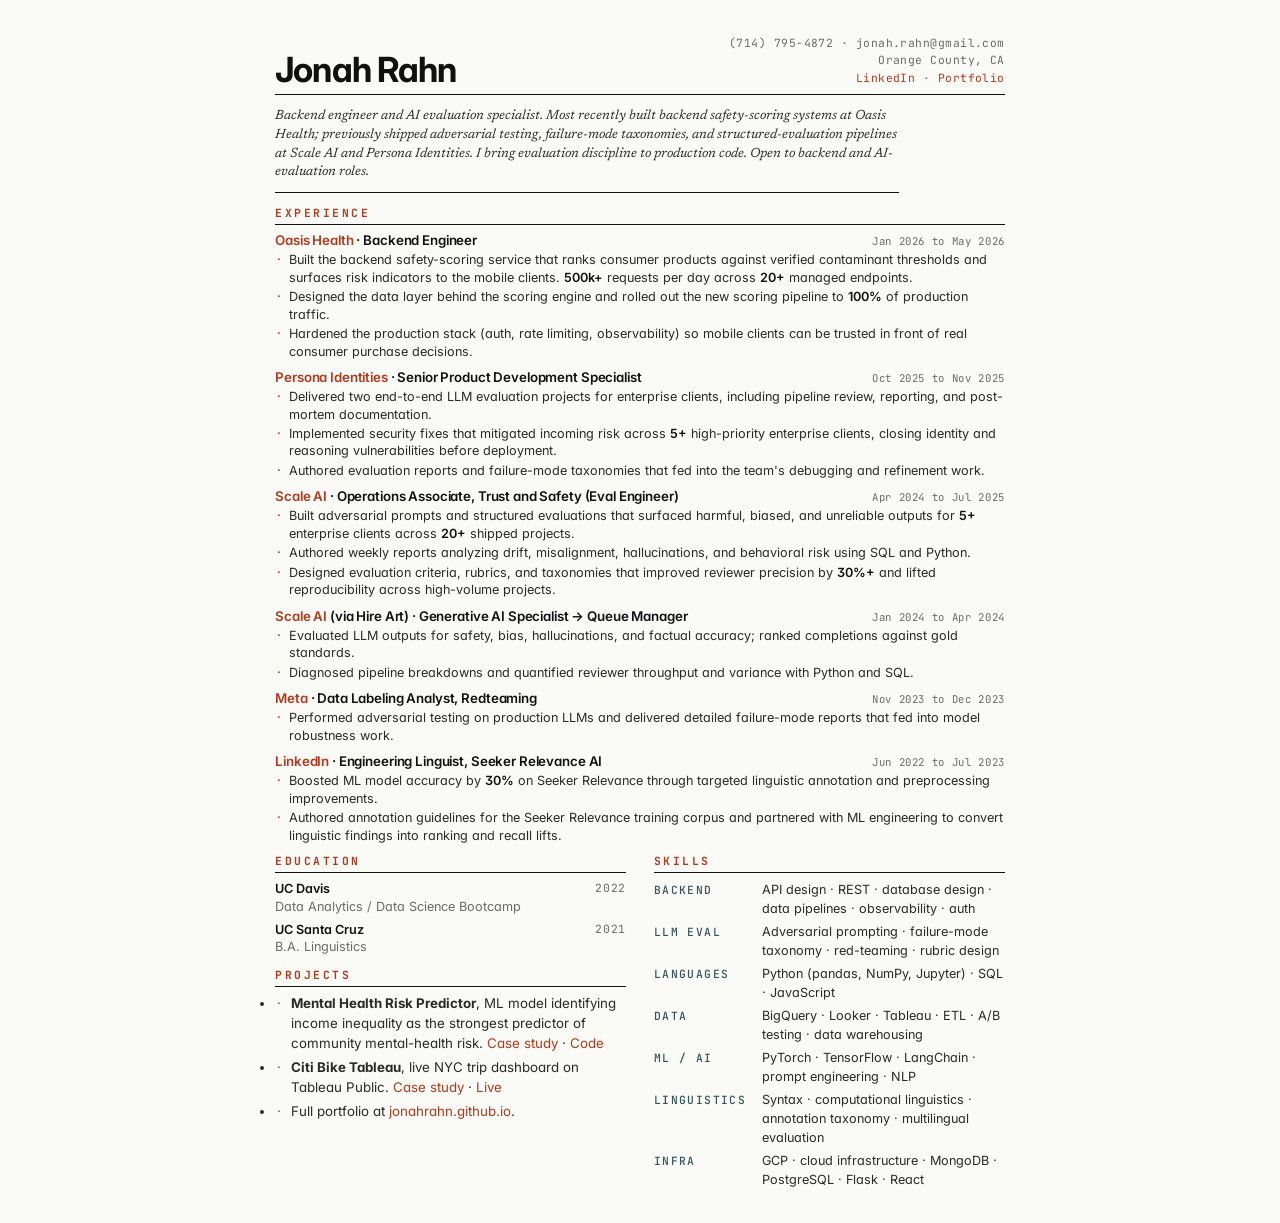
<file: portfolio/resume/resume.html>
<!DOCTYPE html>
<html lang="en">
<head>
  <meta charset="utf-8">
  <title>Jonah Rahn · Resume</title>
  <meta name="viewport" content="width=device-width, initial-scale=1">
  <link rel="preconnect" href="https://fonts.googleapis.com">
  <link rel="preconnect" href="https://fonts.gstatic.com" crossorigin>
  <link href="https://fonts.googleapis.com/css2?family=Inter:wght@400;500;600;700&family=JetBrains+Mono:wght@400;500&family=Newsreader:ital,opsz,wght@0,6..72,400;0,6..72,500;1,6..72,400&display=swap" rel="stylesheet">
  <style>
    :root {
      --ink: #111111;
      --ink-2: #2a2a2a;
      --muted: #6b6b6b;
      --paper: #fafaf7;
      --accent: #b13a1c;
      --accent-2: #35545a;
    }
    * { margin: 0; padding: 0; box-sizing: border-box; }
    body {
      background: var(--paper);
      color: var(--ink);
      font-family: "Inter", -apple-system, BlinkMacSystemFont, "Helvetica Neue", Arial, sans-serif;
      font-size: 9.5pt;
      line-height: 1.35;
      font-feature-settings: "ss01", "cv11", "kern", "calt";
      -webkit-font-smoothing: antialiased;
    }
    .page {
      max-width: 8.5in;
      margin: 0 auto;
      padding: 0.35in 0.45in;
      background: var(--paper);
    }
    .header {
      display: grid;
      grid-template-columns: 1fr auto;
      align-items: end;
      gap: 12px;
      padding-bottom: 8px;
      border-bottom: 1.5px solid var(--ink);
      margin-bottom: 12px;
    }
    .header h1 {
      font-family: "Inter", sans-serif;
      font-weight: 700;
      font-size: 26pt;
      letter-spacing: -0.025em;
      line-height: 1;
    }
    .header__contact {
      font-family: "JetBrains Mono", monospace;
      font-size: 8.5pt;
      letter-spacing: 0.04em;
      color: var(--muted);
      text-align: right;
      line-height: 1.55;
    }
    .header__contact a { color: var(--accent); text-decoration: none; }

    .summary {
      font-family: "Newsreader", Georgia, serif;
      font-size: 10pt;
      font-style: italic;
      line-height: 1.4;
      color: var(--ink-2);
      padding-bottom: 10px;
      border-bottom: 1px solid var(--ink);
      margin-bottom: 12px;
      max-width: 78ch;
    }

    h2 {
      font-family: "JetBrains Mono", monospace;
      font-size: 8.5pt;
      letter-spacing: 0.22em;
      text-transform: uppercase;
      color: var(--accent);
      margin: 12px 0 7px;
      padding-bottom: 4px;
      border-bottom: 1px solid var(--ink);
    }
    h2:first-of-type { margin-top: 0; }

    .role {
      margin-bottom: 9px;
      page-break-inside: avoid;
    }
    .role__head {
      display: grid;
      grid-template-columns: 1fr auto;
      align-items: baseline;
      gap: 12px;
      margin-bottom: 1px;
    }
    .role__title {
      font-weight: 600;
      font-size: 10pt;
      letter-spacing: -0.01em;
    }
    .role__company { color: var(--accent); font-weight: 600; }
    .role__dates {
      font-family: "JetBrains Mono", monospace;
      font-size: 8pt;
      letter-spacing: 0.06em;
      color: var(--muted);
    }
    .role__loc {
      font-family: "JetBrains Mono", monospace;
      font-size: 8pt;
      letter-spacing: 0.06em;
      color: var(--muted);
      margin-bottom: 4px;
    }
    .role ul {
      list-style: none;
      padding-left: 0;
    }
    .role li {
      position: relative;
      padding-left: 14px;
      margin-bottom: 2px;
      font-size: 9.5pt;
      color: var(--ink-2);
      line-height: 1.38;
    }
    .role li::before {
      content: "·";
      position: absolute;
      left: 2px;
      color: var(--accent);
      font-weight: 500;
    }
    .role .todo {
      font-style: italic;
      color: var(--muted);
      font-size: 9pt;
    }
    .role b { color: var(--ink); font-weight: 600; }

    .two-col {
      display: grid;
      grid-template-columns: 1fr 1fr;
      gap: 28px;
    }

    .edu-item {
      margin-bottom: 6px;
    }
    .edu-item strong { font-weight: 600; }
    .edu-item__dates {
      float: right;
      font-family: "JetBrains Mono", monospace;
      font-size: 8.5pt;
      letter-spacing: 0.06em;
      color: var(--muted);
    }

    .skills {
      display: grid;
      grid-template-columns: max-content 1fr;
      gap: 4px 16px;
      font-size: 9.5pt;
    }
    .skills dt {
      font-family: "JetBrains Mono", monospace;
      font-size: 8.5pt;
      letter-spacing: 0.12em;
      text-transform: uppercase;
      color: var(--accent-2);
      font-weight: 500;
      padding-top: 2px;
    }
    .skills dd {
      color: var(--ink-2);
      line-height: 1.5;
    }

    .projects li, .interests {
      font-size: 10pt;
      color: var(--ink-2);
      line-height: 1.5;
    }
    .projects li { padding-left: 16px; position: relative; margin-bottom: 4px; }
    .projects li::before { content: "·"; position: absolute; left: 2px; color: var(--accent); }

    .interests {
      font-family: "JetBrains Mono", monospace;
      font-size: 9pt;
      letter-spacing: 0.08em;
      color: var(--muted);
    }

    @media print {
      body { background: white; }
      .page { padding: 0.5in 0.6in; box-shadow: none; }
    }
  </style>
</head>
<body>
  <div class="page">

    <header class="header">
      <h1>Jonah Rahn</h1>
      <div class="header__contact">
        <div>(714) 795-4872 · jonah.rahn@gmail.com</div>
        <div>Orange County, CA</div>
        <div><a href="https://www.linkedin.com/in/jonah-rahn/">LinkedIn</a> · <a href="https://jonahrahn.github.io">Portfolio</a></div>
      </div>
    </header>

    <p class="summary">
      Backend engineer and AI evaluation specialist. Most recently built backend safety-scoring systems at Oasis Health; previously shipped adversarial testing, failure-mode taxonomies, and structured-evaluation pipelines at Scale AI and Persona Identities. I bring evaluation discipline to production code. Open to backend and AI-evaluation roles.
    </p>

    <h2>Experience</h2>

    <div class="role">
      <div class="role__head">
        <div class="role__title"><span class="role__company">Oasis Health</span> · Backend Engineer</div>
        <div class="role__dates">Jan 2026 to May 2026</div>
      </div>
      <ul>
        <li>Built the backend safety-scoring service that ranks consumer products against verified contaminant thresholds and surfaces risk indicators to the mobile clients. <b>500k+</b> requests per day across <b>20+</b> managed endpoints.</li>
        <li>Designed the data layer behind the scoring engine and rolled out the new scoring pipeline to <b>100%</b> of production traffic.</li>
        <li>Hardened the production stack (auth, rate limiting, observability) so mobile clients can be trusted in front of real consumer purchase decisions.</li>
      </ul>
    </div>

    <div class="role">
      <div class="role__head">
        <div class="role__title"><span class="role__company">Persona Identities</span> · Senior Product Development Specialist</div>
        <div class="role__dates">Oct 2025 to Nov 2025</div>
      </div>
      <ul>
        <li>Delivered two end-to-end LLM evaluation projects for enterprise clients, including pipeline review, reporting, and post-mortem documentation.</li>
        <li>Implemented security fixes that mitigated incoming risk across <b>5+</b> high-priority enterprise clients, closing identity and reasoning vulnerabilities before deployment.</li>
        <li>Authored evaluation reports and failure-mode taxonomies that fed into the team's debugging and refinement work.</li>
      </ul>
    </div>

    <div class="role">
      <div class="role__head">
        <div class="role__title"><span class="role__company">Scale AI</span> · Operations Associate, Trust and Safety (Eval Engineer)</div>
        <div class="role__dates">Apr 2024 to Jul 2025</div>
      </div>
      <ul>
        <li>Built adversarial prompts and structured evaluations that surfaced harmful, biased, and unreliable outputs for <b>5+</b> enterprise clients across <b>20+</b> shipped projects.</li>
        <li>Authored weekly reports analyzing drift, misalignment, hallucinations, and behavioral risk using SQL and Python.</li>
        <li>Designed evaluation criteria, rubrics, and taxonomies that improved reviewer precision by <b>30%+</b> and lifted reproducibility across high-volume projects.</li>
      </ul>
    </div>

    <div class="role">
      <div class="role__head">
        <div class="role__title"><span class="role__company">Scale AI</span> (via Hire Art) · Generative AI Specialist → Queue Manager</div>
        <div class="role__dates">Jan 2024 to Apr 2024</div>
      </div>
      <ul>
        <li>Evaluated LLM outputs for safety, bias, hallucinations, and factual accuracy; ranked completions against gold standards.</li>
        <li>Diagnosed pipeline breakdowns and quantified reviewer throughput and variance with Python and SQL.</li>
      </ul>
    </div>

    <div class="role">
      <div class="role__head">
        <div class="role__title"><span class="role__company">Meta</span> · Data Labeling Analyst, Redteaming</div>
        <div class="role__dates">Nov 2023 to Dec 2023</div>
      </div>
      <ul>
        <li>Performed adversarial testing on production LLMs and delivered detailed failure-mode reports that fed into model robustness work.</li>
      </ul>
    </div>

    <div class="role">
      <div class="role__head">
        <div class="role__title"><span class="role__company">LinkedIn</span> · Engineering Linguist, Seeker Relevance AI</div>
        <div class="role__dates">Jun 2022 to Jul 2023</div>
      </div>
      <ul>
        <li>Boosted ML model accuracy by <b>30%</b> on Seeker Relevance through targeted linguistic annotation and preprocessing improvements.</li>
        <li>Authored annotation guidelines for the Seeker Relevance training corpus and partnered with ML engineering to convert linguistic findings into ranking and recall lifts.</li>
      </ul>
    </div>

    <div class="two-col" style="margin-top: 4px;">
      <div>
        <h2>Education</h2>
        <div class="edu-item">
          <span class="edu-item__dates">2022</span>
          <strong>UC Davis</strong><br>
          <span style="color:var(--muted); font-size:9.5pt;">Data Analytics / Data Science Bootcamp</span>
        </div>
        <div class="edu-item">
          <span class="edu-item__dates">2021</span>
          <strong>UC Santa Cruz</strong><br>
          <span style="color:var(--muted); font-size:9.5pt;">B.A. Linguistics</span>
        </div>

        <h2>Projects</h2>
        <ul class="projects">
          <li><b>Mental Health Risk Predictor</b>, ML model identifying income inequality as the strongest predictor of community mental-health risk. <a href="https://jonahrahn.github.io/work/mental-health.html" style="color:var(--accent);text-decoration:none;">Case study</a> · <a href="https://github.com/Jonahrahn/Mental_Health_Predictor" style="color:var(--accent);text-decoration:none;">Code</a></li>
          <li><b>Citi Bike Tableau</b>, live NYC trip dashboard on Tableau Public. <a href="https://jonahrahn.github.io/work/citi-bike.html" style="color:var(--accent);text-decoration:none;">Case study</a> · <a href="https://public.tableau.com/app/profile/jonah.rahn/viz/NYCBIke/NYCCitiBike" style="color:var(--accent);text-decoration:none;">Live</a></li>
          <li>Full portfolio at <a href="https://jonahrahn.github.io" style="color:var(--accent);text-decoration:none;">jonahrahn.github.io</a>.</li>
        </ul>
      </div>

      <div>
        <h2>Skills</h2>
        <dl class="skills">
          <dt>Backend</dt><dd>API design · REST · database design · data pipelines · observability · auth</dd>
          <dt>LLM Eval</dt><dd>Adversarial prompting · failure-mode taxonomy · red-teaming · rubric design</dd>
          <dt>Languages</dt><dd>Python (pandas, NumPy, Jupyter) · SQL · JavaScript</dd>
          <dt>Data</dt><dd>BigQuery · Looker · Tableau · ETL · A/B testing · data warehousing</dd>
          <dt>ML / AI</dt><dd>PyTorch · TensorFlow · LangChain · prompt engineering · NLP</dd>
          <dt>Linguistics</dt><dd>Syntax · computational linguistics · annotation taxonomy · multilingual evaluation</dd>
          <dt>Infra</dt><dd>GCP · cloud infrastructure · MongoDB · PostgreSQL · Flask · React</dd>
        </dl>
      </div>
    </div>

  </div>
</body>
</html>
</file>
<file: style.css>
/* =========================================================
   Jonah Rahn · Editorial Brutalist
   ========================================================= */

:root {
  --ink:     #111111;
  --ink-2:   #2a2a2a;
  --muted:   #6b6b6b;
  --rule:    #1a1a1a;
  --paper:   #fafaf7;
  --paper-2: #f3f1ec;
  --paper-3: #ebe8e0;
  --accent:  #b13a1c;          /* primary: muted rust */
  --accent-2:#35545a;          /* secondary: deep teal, used for category cues and hovers */
  --sans:   "Inter", -apple-system, BlinkMacSystemFont, "Helvetica Neue", Arial, sans-serif;
  --serif:  "Newsreader", "Iowan Old Style", "Apple Garamond", Georgia, serif;
  --mono:   "JetBrains Mono", ui-monospace, SFMono-Regular, Menlo, monospace;

  --max:    1240px;
  --gutter: clamp(20px, 4vw, 48px);
  --rule-w: 1px;
}

* { box-sizing: border-box; margin: 0; padding: 0; }

html { scroll-behavior: smooth; }

body {
  background: var(--paper);
  color: var(--ink);
  font-family: var(--sans);
  font-size: 16px;
  line-height: 1.6;
  font-feature-settings: "ss01", "cv11", "kern", "calt";
  font-variant-numeric: lining-nums proportional-nums;
  -webkit-font-smoothing: antialiased;
  text-rendering: optimizeLegibility;
  overflow-x: hidden;
}

/* Tabular figures inside data tables and case meta */
.about__data dd,
.case-meta__strip,
.work-item__meta,
.work-item__num,
.work-item__tag,
.section__num { font-variant-numeric: tabular-nums; }

img { display: block; max-width: 100%; height: auto; }
a   { color: inherit; text-decoration: none; }
button { font: inherit; cursor: pointer; }

::selection { background: var(--ink); color: var(--paper); }

/* shared */
.eyebrow {
  font-family: var(--mono);
  font-size: 12px;
  letter-spacing: 0.18em;
  text-transform: uppercase;
  color: var(--muted);
}

.btn {
  display: inline-flex;
  align-items: center;
  gap: 10px;
  padding: 12px 22px;
  border: var(--rule-w) solid var(--ink);
  background: var(--ink);
  color: var(--paper);
  font-weight: 500;
  font-size: 14px;
  letter-spacing: 0.02em;
  transition: background 0.18s, color 0.18s, transform 0.18s;
}
.btn:hover { background: var(--accent); border-color: var(--accent); }
.btn--ghost {
  background: transparent;
  color: var(--ink);
}
.btn--ghost:hover { background: var(--ink); color: var(--paper); border-color: var(--ink); }

/* =========================================================
   NAV
   ========================================================= */
.nav {
  position: fixed;
  top: 0; left: 0; right: 0;
  z-index: 50;
  display: flex;
  align-items: center;
  justify-content: space-between;
  padding: 16px var(--gutter);
  background: rgba(250, 250, 247, 0.92);
  backdrop-filter: saturate(140%) blur(8px);
  border-bottom: var(--rule-w) solid var(--ink);
}
.nav__brand {
  font-weight: 600;
  letter-spacing: -0.01em;
  font-size: 16px;
}
.nav__links {
  display: flex;
  gap: 32px;
  font-size: 14px;
  font-weight: 500;
  color: var(--ink-2);
}
.nav__links a { position: relative; padding: 6px 0; transition: color 0.15s; }
.nav__links a::after {
  content: "";
  position: absolute;
  left: 0; bottom: 2px;
  width: 0; height: 1px;
  background: currentColor;
  transition: width 0.2s ease;
}
.nav__links a:hover { color: var(--ink); }
.nav__links a:hover::after { width: 100%; }
.nav__links a.is-active { color: var(--ink); }
.nav__links a.is-active::after { width: 100%; }

.nav__resume {
  margin-left: 12px;
  padding: 6px 12px;
  border: var(--rule-w) solid var(--ink);
  background: var(--ink);
  color: var(--paper);
  font-weight: 500;
  transition: background 0.18s, color 0.18s;
}
.nav__resume:hover { background: var(--accent); border-color: var(--accent); }
.nav__resume::after { display: none; }

.nav__toggle {
  display: none;
  background: transparent;
  border: var(--rule-w) solid var(--ink);
  padding: 6px 12px;
  font-size: 13px;
  font-weight: 500;
}

/* =========================================================
   HERO
   ========================================================= */
.hero {
  position: relative;
  min-height: 96vh;
  padding: 132px var(--gutter) 80px;
  border-bottom: var(--rule-w) solid var(--ink);
  overflow: hidden;
  view-transition-name: hero;
}
.hero__grid {
  max-width: var(--max);
  margin: 0 auto;
  display: grid;
  grid-template-columns: minmax(0, 1fr) minmax(0, 260px);
  grid-template-areas:
    "eyebrow eyebrow"
    "title   title"
    "lede    sidebar"
    "actions sidebar";
  column-gap: 56px;
  row-gap: 24px;
  align-items: start;
}
.hero__eyebrow {
  grid-area: eyebrow;
  display: inline-flex;
  align-items: center;
  gap: 14px;
}
.eyebrow__index { color: var(--accent); font-weight: 500; }
.eyebrow__sep {
  display: inline-block;
  width: 28px;
  height: 1px;
  background: currentColor;
  opacity: 0.5;
}
.hero__title {
  grid-area: title;
  font-weight: 700;
  font-size: clamp(4rem, 16vw, 15rem);
  line-height: 0.88;
  letter-spacing: -0.045em;
  margin: 18px 0 28px;
}
.hero__title-line {
  display: block;
}
.hero__title-line--bleed {
  position: relative;
  white-space: nowrap;
  /* push past the right gutter for that confident bleed */
  margin-right: calc(var(--gutter) * -1.2);
}
.hero__lede {
  grid-area: lede;
  max-width: 56ch;
  font-size: clamp(1.05rem, 1.4vw, 1.3rem);
  color: var(--ink-2);
  line-height: 1.5;
  margin-bottom: 8px;
}
.hero__lede--parsed { line-height: 1.85; }
.tok {
  position: relative;
  display: inline-block;
  padding-top: 0.75em;
}
.tok__tag {
  position: absolute;
  top: -2px;
  left: 50%;
  transform: translateX(-50%);
  font-family: var(--mono);
  font-size: 9px;
  letter-spacing: 0.12em;
  color: var(--accent-2);
  font-weight: 500;
  white-space: nowrap;
  opacity: 0.7;
  transition: color 0.2s, opacity 0.2s;
}
.hero__lede--parsed .tok:hover { color: var(--ink); }
.hero__lede--parsed .tok:hover .tok__tag { color: var(--accent); }
.hero__actions {
  grid-area: actions;
  display: flex;
  gap: 12px;
  flex-wrap: wrap;
  margin-top: 24px;
}
.hero__sidebar {
  grid-area: sidebar;
  border-left: var(--rule-w) solid var(--ink);
  padding-left: 28px;
  display: flex;
  flex-direction: column;
  gap: 22px;
  font-size: 12px;
}
.hero__sidebar-row { display: flex; flex-direction: column; gap: 4px; }
.hero__sidebar-label {
  font-family: var(--mono);
  font-size: 10px;
  letter-spacing: 0.18em;
  text-transform: uppercase;
  color: var(--muted);
}
.hero__sidebar-value { color: var(--ink); font-weight: 500; }
.status-dot {
  display: inline-block;
  width: 7px;
  height: 7px;
  background: var(--accent);
  margin-right: 6px;
  vertical-align: 1px;
  animation: pulse 2.2s ease-in-out infinite;
}
@keyframes pulse {
  0%, 100% { opacity: 1; }
  50% { opacity: 0.4; }
}

/* =========================================================
   SECTIONS
   ========================================================= */
.section {
  padding: 96px var(--gutter);
  border-bottom: var(--rule-w) solid var(--ink);
}
.section--alt    { background: var(--paper-2); }
.section__head {
  max-width: var(--max);
  margin: 0 auto 56px;
  display: grid;
  grid-template-columns: auto 1fr;
  grid-template-areas:
    "num title"
    ".   lede";
  align-items: baseline;
  column-gap: 18px;
  row-gap: 10px;
  padding-bottom: 18px;
  border-bottom: var(--rule-w) solid var(--ink);
}
.section__num {
  grid-area: num;
  font-family: var(--mono);
  font-size: 12px;
  letter-spacing: 0.18em;
  color: var(--muted);
  text-transform: uppercase;
}
.section__lede {
  grid-area: lede;
  font-family: var(--serif);
  font-style: italic;
  font-size: clamp(1.05rem, 1.3vw, 1.2rem);
  color: var(--ink-2);
  line-height: 1.4;
  max-width: 56ch;
}
.section__title {
  grid-area: title;
  font-weight: 700;
  font-size: clamp(1.9rem, 3.4vw, 2.6rem);
  letter-spacing: -0.02em;
}

/* =========================================================
   ABOUT
   ========================================================= */
.about {
  max-width: var(--max);
  margin: 0 auto;
  display: grid;
  grid-template-columns: minmax(0, 0.9fr) minmax(0, 1.8fr);
  gap: 56px;
  align-items: start;
}
.about__figure {
  border: var(--rule-w) solid var(--ink);
  overflow: hidden;
}
.about__figure img { aspect-ratio: 4 / 5; object-fit: cover; width: 100%; }
.about__lead {
  font-size: clamp(1.25rem, 1.8vw, 1.6rem);
  font-weight: 500;
  line-height: 1.35;
  letter-spacing: -0.01em;
  margin-bottom: 20px;
}
.about__body p { max-width: 62ch; margin-bottom: 16px; color: var(--ink-2); }
.about__data {
  margin-top: 36px;
  border-top: var(--rule-w) solid var(--ink);
}
.about__data > div {
  display: grid;
  grid-template-columns: 160px 1fr;
  gap: 16px;
  padding: 14px 0;
  border-bottom: var(--rule-w) solid var(--ink);
  font-size: 14px;
}
.about__data dt {
  font-family: var(--mono);
  font-size: 11px;
  letter-spacing: 0.15em;
  text-transform: uppercase;
  color: var(--muted);
  padding-top: 2px;
}
.about__data dd { color: var(--ink-2); }

/* =========================================================
   CAPABILITIES
   ========================================================= */
.capabilities {
  max-width: var(--max);
  margin: 0 auto;
  display: grid;
  grid-template-columns: repeat(3, 1fr);
  border: var(--rule-w) solid var(--ink);
  background: var(--paper);
}
.capability {
  padding: 36px 32px;
  border-right: var(--rule-w) solid var(--ink);
}
.capability:last-child { border-right: none; }
.capability h3 {
  font-size: 1.15rem;
  font-weight: 600;
  letter-spacing: -0.01em;
  margin-bottom: 16px;
  padding-bottom: 14px;
  border-bottom: var(--rule-w) solid var(--ink);
}
.capability p { color: var(--ink-2); font-size: 14.5px; line-height: 1.65; }
.capability__tools {
  margin-top: 18px;
  font-family: var(--mono);
  font-size: 11px;
  letter-spacing: 0.12em;
  text-transform: uppercase;
  color: var(--muted) !important;
}

/* =========================================================
   EARLIER PROJECTS
   ========================================================= */
.earlier-list {
  list-style: none;
  max-width: var(--max);
  margin: 0 auto;
  border-top: var(--rule-w) solid var(--ink);
}
.earlier-item { border-bottom: var(--rule-w) solid var(--ink); }
.earlier-item__link {
  display: grid;
  grid-template-columns: 60px 1fr auto auto;
  align-items: center;
  gap: 24px;
  padding: 22px 4px;
  transition: padding 0.18s, color 0.18s, background 0.18s;
}
.earlier-item__link:hover {
  padding-left: 16px;
  color: var(--accent);
  background: rgba(177, 58, 28, 0.04);
}
.earlier-item__num {
  font-family: var(--mono);
  font-size: 12px;
  letter-spacing: 0.18em;
  color: var(--muted);
}
.earlier-item__title {
  font-weight: 600;
  font-size: clamp(1.1rem, 1.8vw, 1.4rem);
  letter-spacing: -0.01em;
}
.earlier-item__tag {
  font-family: var(--mono);
  font-size: 11px;
  letter-spacing: 0.12em;
  color: var(--muted);
  text-transform: uppercase;
}
.earlier-item__arrow {
  font-size: 1.2rem;
  transition: transform 0.2s ease;
}
.earlier-item__link:hover .earlier-item__arrow { transform: translateX(6px); }

/* =========================================================
   WORK LIST
   ========================================================= */
.work-list {
  list-style: none;
  max-width: var(--max);
  margin: 0 auto;
  border-top: var(--rule-w) solid var(--ink);
}
.work-item {
  display: grid;
  grid-template-columns: minmax(0, 1.1fr) minmax(0, 1fr);
  gap: 48px;
  padding: 56px 0;
  border-bottom: var(--rule-w) solid var(--ink);
  align-items: center;
}
.work-item--reverse .work-item__preview { order: 2; }
.work-item--reverse .work-item__content { order: 1; }

.work-item__preview {
  margin: 0;
  border: var(--rule-w) solid var(--ink);
  background: var(--paper-2);
  aspect-ratio: 16 / 10;
  overflow: hidden;
  transition: transform 0.25s ease;
}
.work-item__preview img {
  width: 100%;
  height: 100%;
  object-fit: cover;
  object-position: center;
  transition: transform 0.4s ease;
}
.work-item:hover .work-item__preview img { transform: scale(1.03); }

.work-item__preview--embed { aspect-ratio: 16 / 11; }
.work-item__preview--embed iframe {
  width: 100%;
  height: 100%;
  border: 0;
  display: block;
}
.work-item__preview--embed:hover img { transform: none; }

/* Tableau preview: clickable image that opens the live dashboard */
.work-item__preview--tableau {
  position: relative;
  aspect-ratio: 16 / 10;
  overflow: hidden;
  display: block;
  background: var(--paper-2);
}
.work-item__preview--tableau img {
  width: 100%;
  height: 100%;
  object-fit: cover;
  object-position: center top;
  transition: transform 0.4s ease;
}
.work-item:hover .work-item__preview--tableau img { transform: scale(1.03); }
.work-item__preview-overlay {
  position: absolute;
  bottom: 12px;
  right: 12px;
  padding: 6px 12px;
  background: var(--ink);
  color: var(--paper);
  font-family: var(--mono);
  font-size: 11px;
  letter-spacing: 0.14em;
  text-transform: uppercase;
  opacity: 0;
  transform: translateY(4px);
  transition: opacity 0.2s, transform 0.2s, background 0.2s;
  pointer-events: none;
}
.work-item__preview--tableau:hover .work-item__preview-overlay {
  opacity: 1;
  transform: translateY(0);
  background: var(--accent);
}

.work-item__content {
  display: flex;
  flex-direction: column;
  gap: 14px;
}
.work-item__meta {
  display: flex;
  align-items: center;
  gap: 16px;
  padding-bottom: 6px;
  border-bottom: var(--rule-w) solid var(--ink);
}
.work-item__num {
  font-family: var(--mono);
  font-size: 12px;
  letter-spacing: 0.18em;
  color: var(--muted);
}
.work-item__tag {
  font-family: var(--mono);
  font-size: 11px;
  letter-spacing: 0.1em;
  color: var(--muted);
  text-transform: uppercase;
}
.work-item__title {
  font-weight: 600;
  font-size: clamp(1.4rem, 2.4vw, 1.9rem);
  letter-spacing: -0.02em;
  line-height: 1.15;
  margin: 4px 0 4px;
}
.work-item__title a {
  display: inline-flex;
  align-items: center;
  gap: 14px;
  transition: color 0.18s;
}
.work-item__title a:hover { color: var(--accent); }
.work-item__arrow {
  display: inline-block;
  font-weight: 400;
  transition: transform 0.2s ease;
}
.work-item__title a:hover .work-item__arrow { transform: translateX(6px); }
.work-item__desc {
  max-width: 56ch;
  color: var(--ink-2);
  font-size: 15px;
  margin-bottom: 6px;
}
.work-item__actions {
  display: flex;
  flex-wrap: wrap;
  gap: 10px;
}
.work-item__action {
  display: inline-flex;
  align-items: center;
  padding: 8px 14px;
  font-size: 13px;
  font-weight: 500;
  letter-spacing: 0.01em;
  border: var(--rule-w) solid var(--ink);
  transition: background 0.18s, color 0.18s, border-color 0.18s;
}
.work-item__action--live {
  background: var(--ink);
  color: var(--paper);
}
.work-item__action--live:hover {
  background: var(--accent);
  border-color: var(--accent);
}
.work-item__action--code {
  background: transparent;
  color: var(--ink);
}
.work-item__action--code:hover {
  background: var(--ink);
  color: var(--paper);
}

/* =========================================================
   CONTACT
   ========================================================= */
.contact {
  max-width: var(--max);
  margin: 0 auto;
  display: grid;
  grid-template-columns: minmax(0, 1.1fr) minmax(0, 1fr);
  gap: 64px;
  align-items: start;
}
.contact__lede {
  font-size: clamp(1.6rem, 3vw, 2.4rem);
  font-weight: 600;
  letter-spacing: -0.02em;
  line-height: 1.18;
  max-width: 22ch;
}
.contact__note {
  margin-top: 18px;
  color: var(--muted);
  max-width: 38ch;
}
.contact__list {
  list-style: none;
  border-top: var(--rule-w) solid var(--ink);
}
.contact__list li { border-bottom: var(--rule-w) solid var(--ink); }
.contact__list a {
  display: flex;
  justify-content: space-between;
  align-items: center;
  padding: 18px 0;
  font-size: 1.15rem;
  font-weight: 500;
  letter-spacing: -0.01em;
  transition: padding 0.2s, color 0.18s;
}
.contact__list a:hover { padding-left: 10px; color: var(--accent); }
.contact__arrow { transition: transform 0.2s; }
.contact__list a:hover .contact__arrow { transform: translateX(6px); }

/* =========================================================
   FOOTER
   ========================================================= */
.footer {
  padding: 24px var(--gutter);
  font-family: var(--mono);
  font-size: 12px;
  letter-spacing: 0.08em;
  color: var(--muted);
}
.footer__row {
  max-width: var(--max);
  margin: 0 auto;
  display: flex;
  justify-content: space-between;
  flex-wrap: wrap;
  gap: 12px;
}
.footer__row a:hover { color: var(--ink); }

/* =========================================================
   RESPONSIVE
   ========================================================= */
@media (max-width: 900px) {
  .nav__links {
    display: none;
    position: absolute;
    top: 100%; left: 0; right: 0;
    flex-direction: column;
    gap: 18px;
    padding: 24px var(--gutter);
    background: var(--paper);
    border-bottom: var(--rule-w) solid var(--ink);
  }
  .nav.is-open .nav__links { display: flex; }
  .nav__toggle { display: inline-block; }
  .nav__resume { margin-left: 0; align-self: flex-start; }
  .earlier-item__link { grid-template-columns: 40px 1fr auto; gap: 14px; }
  .earlier-item__tag { display: none; }

  .hero { padding-top: 120px; min-height: auto; padding-bottom: 56px; }
  .hero__grid {
    grid-template-columns: 1fr;
    grid-template-areas: "eyebrow" "title" "lede" "actions" "sidebar";
    column-gap: 0;
  }
  .hero__title-line--bleed { margin-right: 0; }
  .hero__sidebar {
    border-left: none;
    border-top: var(--rule-w) solid var(--ink);
    padding-left: 0;
    padding-top: 20px;
    margin-top: 12px;
    flex-direction: row;
    flex-wrap: wrap;
    gap: 16px 32px;
  }
  .hero__lede--parsed { line-height: 1.9; }

  .about { grid-template-columns: 1fr; gap: 32px; }
  .capabilities { grid-template-columns: 1fr; }
  .capability { border-right: none; border-bottom: var(--rule-w) solid var(--ink); }
  .capability:last-child { border-bottom: none; }

  .work-item {
    grid-template-columns: 1fr;
    gap: 20px;
    padding: 36px 0;
  }
  .work-item--reverse .work-item__preview,
  .work-item--reverse .work-item__content { order: initial; }
  .work-item__preview { aspect-ratio: 16 / 10; }
  .work-item__preview--embed { aspect-ratio: 4 / 3; }

  .contact { grid-template-columns: 1fr; gap: 32px; }
}

/* =========================================================
   CINEMATIC LAYER: scroll progress, reveals, marker,
   cursor, marquee, parallax. Gated on reduced-motion.
   ========================================================= */

/* Scroll progress bar */
.scroll-progress {
  position: fixed;
  top: 0; left: 0;
  height: 2px;
  width: 100%;
  background: var(--accent);
  transform: scaleX(0);
  transform-origin: 0 50%;
  z-index: 60;
  pointer-events: none;
  transition: transform 0.08s linear;
}

/* Hero scroll cue */
.hero__scroll-cue {
  position: absolute;
  right: var(--gutter);
  bottom: 48px;
  display: flex;
  flex-direction: column;
  align-items: center;
  gap: 12px;
  font-family: var(--mono);
  font-size: 11px;
  letter-spacing: 0.3em;
  color: var(--muted);
  text-transform: uppercase;
  writing-mode: vertical-rl;
  rotate: 180deg;
}
.hero__scroll-cue-line {
  width: 1px;
  height: 60px;
  background: var(--muted);
  position: relative;
  overflow: hidden;
}
.hero__scroll-cue-line::after {
  content: "";
  position: absolute;
  top: -40%; left: 0;
  width: 100%; height: 40%;
  background: var(--ink);
  animation: scroll-cue 2.2s ease-in-out infinite;
}
@keyframes scroll-cue {
  0%   { transform: translateY(0);   opacity: 0; }
  25%  { opacity: 1; }
  100% { transform: translateY(260%); opacity: 0; }
}

/* Hero parallax: the .hero__grid shifts up slightly as you scroll past */
.hero__grid {
  will-change: transform;
}

/* Reveal-on-scroll */
[data-reveal] {
  opacity: 0;
  transform: translateY(18px);
  transition: opacity 0.7s cubic-bezier(0.2, 0.7, 0.2, 1),
              transform 0.7s cubic-bezier(0.2, 0.7, 0.2, 1);
  transition-delay: var(--reveal-delay, 0ms);
}
[data-reveal].is-revealed {
  opacity: 1;
  transform: translateY(0);
}

/* Work-item: subtle zoom-in as it enters; preview image parallax */
.work-item__preview img,
.work-item__preview iframe {
  will-change: transform;
}
.work-item[data-reveal] .work-item__preview img {
  transform: scale(1.04);
  transition: transform 1.2s cubic-bezier(0.2, 0.7, 0.2, 1);
}
.work-item[data-reveal].is-revealed .work-item__preview img {
  transform: scale(1);
}

/* Section dim-on-scroll: only the current section is at full intensity */
.section,
.hero {
  transition: opacity 0.6s ease;
}

/* Reduced motion: kill all animations */
@media (prefers-reduced-motion: reduce) {
  .scroll-progress,
  .marquee__track,
  .hero__scroll-cue-line::after,
  [data-reveal],
  .work-item[data-reveal] .work-item__preview img {
    transition: none !important;
    animation: none !important;
    transform: none !important;
    opacity: 1 !important;
  }
}

/* Hide heavier ornament on coarse pointers (touch) */
@media (hover: none), (pointer: coarse) {
  .hero__scroll-cue { display: none; }
}

/* =========================================================
   CASE STUDY PAGES
   ========================================================= */
.case-body { padding-top: 0; }

.case-hero {
  padding: 140px var(--gutter) 64px;
  border-bottom: var(--rule-w) solid var(--ink);
}
.case-hero__inner { max-width: var(--max); margin: 0 auto; }
.case-hero__crumb {
  font-family: var(--mono);
  font-size: 11px;
  letter-spacing: 0.18em;
  text-transform: uppercase;
  color: var(--muted);
  margin-bottom: 24px;
}
.case-hero__crumb a { color: var(--muted); }
.case-hero__crumb a:hover { color: var(--ink); }
.case-hero__crumb span { padding: 0 6px; opacity: 0.4; }

.case-meta__strip {
  font-family: var(--mono);
  font-size: 11px;
  letter-spacing: 0.18em;
  text-transform: uppercase;
  color: var(--muted);
  padding-bottom: 14px;
  border-bottom: var(--rule-w) solid var(--ink);
  margin-bottom: 22px;
}

.case-hero__title {
  font-weight: 700;
  font-size: clamp(2.4rem, 6vw, 5rem);
  letter-spacing: -0.03em;
  line-height: 1.0;
  margin: 0 0 22px;
}
.case-hero__tagline {
  font-family: var(--serif);
  font-style: italic;
  font-size: clamp(1.2rem, 1.8vw, 1.6rem);
  color: var(--ink-2);
  max-width: 60ch;
  line-height: 1.4;
  margin-bottom: 32px;
}
.case-hero__cta { display: flex; gap: 12px; flex-wrap: wrap; }

.case-body-wrap {
  max-width: 840px;
  margin: 0 auto;
  padding: 80px var(--gutter);
}
.case__figure {
  margin: 0 0 48px;
}
.case__figure img {
  width: 100%;
  display: block;
  border: var(--rule-w) solid var(--ink);
}
.case__figure figcaption {
  margin-top: 10px;
  font-family: var(--mono);
  font-size: 11px;
  letter-spacing: 0.14em;
  text-transform: uppercase;
  color: var(--muted);
}

.case__article { display: flex; flex-direction: column; gap: 36px; }

.case__section h2 {
  display: flex;
  align-items: baseline;
  gap: 18px;
  font-family: var(--sans);
  font-weight: 600;
  font-size: clamp(1.4rem, 2.4vw, 1.8rem);
  letter-spacing: -0.02em;
  padding-bottom: 10px;
  border-bottom: var(--rule-w) solid var(--ink);
  margin-bottom: 16px;
}
.case__section-num {
  font-family: var(--mono);
  font-size: 12px;
  letter-spacing: 0.18em;
  color: var(--accent);
  text-transform: uppercase;
  font-weight: 500;
}

.case__cta {
  display: flex;
  gap: 12px;
  flex-wrap: wrap;
  margin-top: 12px;
}

.case-nav {
  max-width: var(--max);
  margin: 0 auto;
  padding: 32px var(--gutter) 64px;
  border-top: var(--rule-w) solid var(--ink);
  display: grid;
  grid-template-columns: 1fr 1fr;
  gap: 24px;
}
.case-nav a {
  display: flex;
  flex-direction: column;
  gap: 6px;
  padding: 20px 4px;
  transition: padding 0.18s, color 0.18s;
}
.case-nav__prev:hover { padding-left: 16px; color: var(--accent); }
.case-nav__next { text-align: right; }
.case-nav__next:hover { padding-right: 16px; color: var(--accent); }
.case-nav__label {
  font-family: var(--mono);
  font-size: 11px;
  letter-spacing: 0.18em;
  text-transform: uppercase;
  color: var(--muted);
}
.case-nav__title {
  font-weight: 600;
  font-size: 1.1rem;
  letter-spacing: -0.01em;
}

@media (max-width: 900px) {
  .case-hero { padding: 110px var(--gutter) 48px; }
  .case-body-wrap { padding: 48px var(--gutter); }
  .case-nav { grid-template-columns: 1fr; padding: 24px var(--gutter) 48px; }
  .case-nav__next { text-align: left; }
}


/* =========================================================
   EDITORIAL SERIF for case study body copy
   ========================================================= */
.case__section p,
.case__pull {
  font-family: var(--serif);
  font-size: clamp(1.1rem, 1.4vw, 1.3rem);
  line-height: 1.55;
  color: var(--ink);
}
.case__pull {
  font-style: italic;
  font-size: clamp(1.4rem, 2.4vw, 2rem);
  line-height: 1.3;
  max-width: 28ch;
  padding: 24px 0;
  margin: 8px 0;
  border-top: var(--rule-w) solid var(--ink);
  border-bottom: var(--rule-w) solid var(--ink);
  color: var(--ink);
}
/* Numbered annotation markers used inline in case copy */
.fn {
  font-family: var(--mono);
  font-size: 0.65em;
  color: var(--accent);
  vertical-align: super;
  margin-left: 2px;
  font-style: normal;
}
.case__notes {
  margin-top: 32px;
  padding-top: 20px;
  border-top: var(--rule-w) solid var(--ink);
  font-family: var(--mono);
  font-size: 12px;
  color: var(--muted);
  line-height: 1.6;
}
.case__notes ol { list-style: none; counter-reset: note; }
.case__notes li {
  counter-increment: note;
  padding-left: 28px;
  position: relative;
  margin-bottom: 8px;
}
.case__notes li::before {
  content: counter(note);
  position: absolute;
  left: 0; top: 0;
  color: var(--accent);
  font-weight: 500;
}

/* =========================================================
   /now page
   ========================================================= */
.now-page { padding: 132px var(--gutter) 80px; }
.now-page__inner { max-width: 760px; margin: 0 auto; }
.now-page h1 {
  font-weight: 700;
  font-size: clamp(2.4rem, 5vw, 4rem);
  letter-spacing: -0.03em;
  margin: 18px 0 14px;
}
.now-page__meta {
  font-family: var(--mono);
  font-size: 11px;
  letter-spacing: 0.18em;
  text-transform: uppercase;
  color: var(--muted);
  margin-bottom: 40px;
  padding-bottom: 12px;
  border-bottom: var(--rule-w) solid var(--ink);
}
.now-page__intro {
  font-family: var(--serif);
  font-style: italic;
  font-size: clamp(1.15rem, 1.6vw, 1.4rem);
  line-height: 1.45;
  max-width: 55ch;
  margin-bottom: 48px;
  color: var(--ink-2);
}
.now-block { margin-bottom: 40px; }
.now-block h2 {
  font-family: var(--mono);
  font-size: 11px;
  letter-spacing: 0.22em;
  text-transform: uppercase;
  color: var(--accent);
  margin-bottom: 14px;
  padding-bottom: 8px;
  border-bottom: var(--rule-w) solid var(--ink);
}
.now-block ul { list-style: none; }
.now-block li {
  padding: 8px 0;
  border-bottom: 1px solid rgba(17, 17, 17, 0.08);
  display: flex;
  justify-content: space-between;
  align-items: baseline;
  gap: 16px;
}
.now-block li:last-child { border-bottom: none; }
.now-block li span:first-child { color: var(--ink); }
.now-block li span:last-child {
  font-family: var(--mono);
  font-size: 11px;
  letter-spacing: 0.1em;
  color: var(--muted);
  text-transform: uppercase;
  text-align: right;
  flex-shrink: 0;
}

/* =========================================================
   /404 page
   ========================================================= */
.notfound {
  min-height: 80vh;
  display: flex;
  align-items: center;
  padding: 132px var(--gutter) 80px;
}
.notfound__inner { max-width: var(--max); margin: 0 auto; }
.notfound__num {
  font-weight: 700;
  font-size: clamp(8rem, 24vw, 22rem);
  letter-spacing: -0.06em;
  line-height: 0.85;
  color: var(--ink);
}
.notfound__num em { font-style: normal; color: var(--accent); }
.notfound__copy {
  font-family: var(--serif);
  font-style: italic;
  font-size: clamp(1.2rem, 1.8vw, 1.6rem);
  max-width: 40ch;
  margin: 32px 0 28px;
  color: var(--ink-2);
}
.notfound__back {
  display: inline-flex;
  align-items: center;
  gap: 12px;
  padding: 14px 24px;
  background: var(--ink);
  color: var(--paper);
  font-weight: 500;
  transition: background 0.18s;
}
.notfound__back:hover { background: var(--accent); }

/* =========================================================
   VIEW TRANSITIONS hooks
   ========================================================= */
@supports (view-transition-name: hero) {
  ::view-transition-old(root),
  ::view-transition-new(root) {
    animation-duration: 0.4s;
    animation-timing-function: cubic-bezier(0.2, 0.7, 0.2, 1);
  }
}

/* Subtle lagging cursor accent (NOT a replacement cursor) */
.cursor-accent {
  position: fixed;
  top: 0; left: 0;
  width: 12px; height: 12px;
  border: 1px solid var(--accent);
  border-radius: 50%;
  pointer-events: none;
  z-index: 100;
  mix-blend-mode: multiply;
  transition: width 0.2s, height 0.2s, border-color 0.2s, background 0.2s;
  will-change: transform;
}
.cursor-accent.is-hover {
  width: 32px; height: 32px;
  background: rgba(177, 58, 28, 0.08);
}
@media (prefers-reduced-motion: reduce) { .cursor-accent { display: none; } }
@media (hover: none), (pointer: coarse) { .cursor-accent { display: none; } }

/* =========================================================
   PROOF POINTS (About by the numbers)
   ========================================================= */
.proof-points {
  list-style: none;
  display: grid;
  grid-template-columns: repeat(4, 1fr);
  border: var(--rule-w) solid var(--ink);
  margin: 28px 0 8px;
  background: var(--paper);
}
.proof-points li {
  padding: 18px 16px;
  border-right: var(--rule-w) solid var(--ink);
  display: flex;
  flex-direction: column;
  gap: 6px;
}
.proof-points li:last-child { border-right: none; }
.proof-points__num {
  font-family: var(--sans);
  font-weight: 700;
  font-size: clamp(1.7rem, 3vw, 2.4rem);
  letter-spacing: -0.02em;
  line-height: 1;
  color: var(--ink);
}
.proof-points__plus { color: var(--accent); font-weight: 500; font-size: 0.7em; }
.proof-points__label {
  font-family: var(--mono);
  font-size: 10px;
  letter-spacing: 0.18em;
  text-transform: uppercase;
  color: var(--muted);
}
@media (max-width: 900px) {
  .proof-points { grid-template-columns: repeat(2, 1fr); }
  .proof-points li:nth-child(2n) { border-right: none; }
  .proof-points li:nth-child(-n+2) { border-bottom: var(--rule-w) solid var(--ink); }
}
</file>
